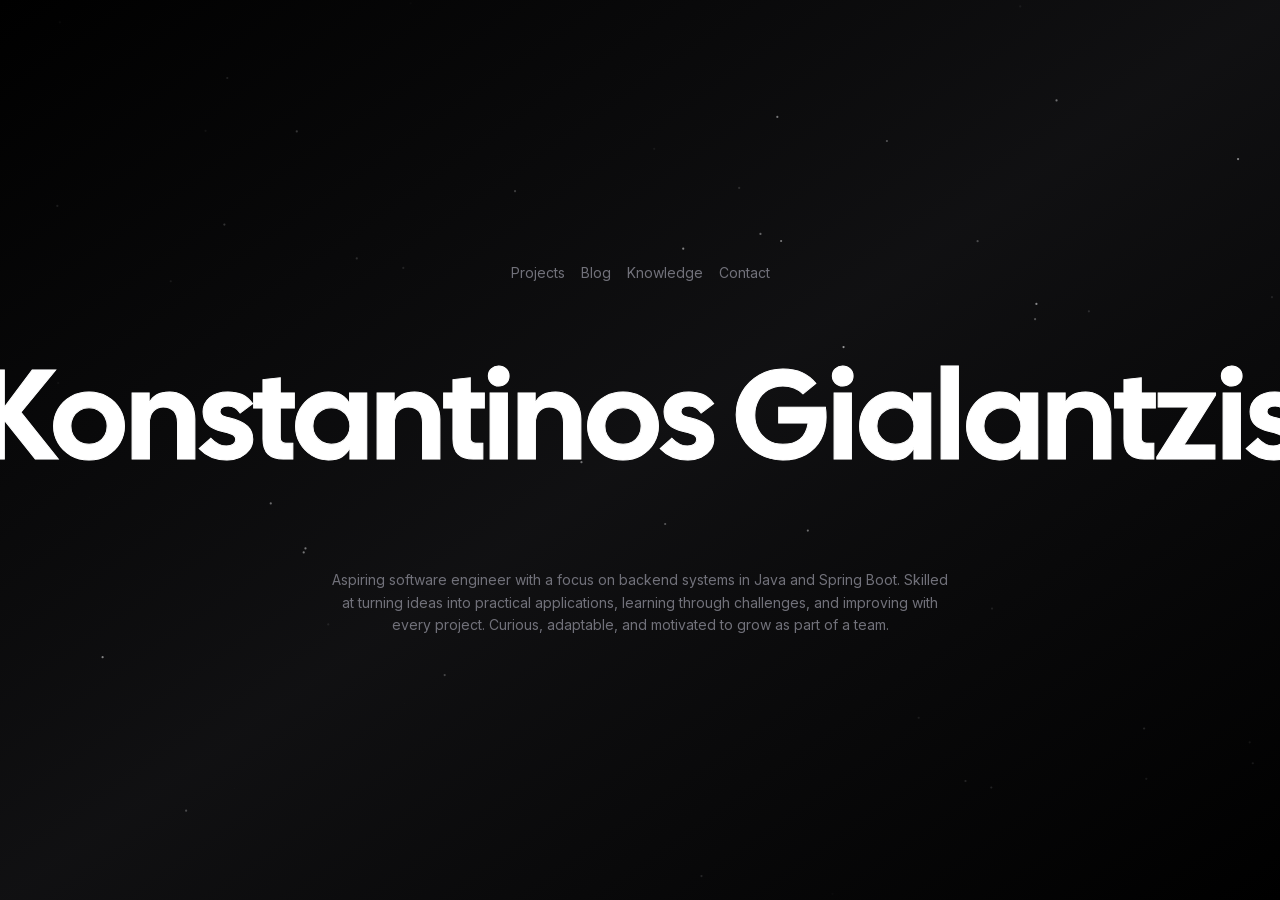
<file: index.html>
<!DOCTYPE html><html lang="en" class="__variable_f367f3 __variable_829c8b" data-oid="6d0_z76"><head data-oid="31x9mnk"><meta charSet="utf-8"/><meta name="viewport" content="width=device-width, initial-scale=1"/><link rel="preload" href="/_next/static/media/162bf645eb375add-s.p.ttf" as="font" crossorigin="" type="font/ttf"/><link rel="preload" href="/_next/static/media/e4af272ccee01ff0-s.p.woff2" as="font" crossorigin="" type="font/woff2"/><link rel="stylesheet" href="/_next/static/css/76efa587ef5fa6d0.css" crossorigin="" data-precedence="next"/><link rel="preload" as="script" fetchPriority="low" href="/_next/static/chunks/webpack-95aef213d977a2a6.js" crossorigin=""/><script src="/_next/static/chunks/fd9d1056-357abe04afb6dc6e.js" async="" crossorigin=""></script><script src="/_next/static/chunks/472-a14266504a973ee6.js" async="" crossorigin=""></script><script src="/_next/static/chunks/main-app-61fec769742830c9.js" async="" crossorigin=""></script><script src="/_next/static/chunks/app/layout-d682c5f687799ebd.js" async=""></script><script src="/_next/static/chunks/122-6383ed13361fc074.js" async=""></script><script src="/_next/static/chunks/app/page-ec0d50c4565044ce.js" async=""></script><title>Konstantinos Gialantzis</title><meta name="description" content="Software Engineer &amp; Full Stack Developer"/><meta name="robots" content="index, follow"/><meta name="googlebot" content="index, follow, max-video-preview:-1, max-image-preview:large, max-snippet:-1"/><meta property="og:title" content="Konstantinos Gialantzis"/><meta property="og:description" content="Software Engineer &amp; Full Stack Developer"/><meta property="og:url" content="https://konstantinos-gialantzis.github.io"/><meta property="og:site_name" content="Konstantinos Gialantzis"/><meta property="og:locale" content="en-US"/><meta property="og:image" content="https://konstantinos-gialantzis.github.io/og.png"/><meta property="og:image:width" content="1920"/><meta property="og:image:height" content="1080"/><meta property="og:type" content="website"/><meta name="twitter:card" content="summary_large_image"/><meta name="twitter:title" content="Konstantinos Gialantzis"/><meta name="twitter:description" content="Software Engineer &amp; Full Stack Developer"/><meta name="twitter:image" content="https://konstantinos-gialantzis.github.io/og.png"/><meta name="twitter:image:width" content="1920"/><meta name="twitter:image:height" content="1080"/><link rel="shortcut icon" href="/favicon.png"/><meta name="next-size-adjust"/><script src="/_next/static/chunks/polyfills-c67a75d1b6f99dc8.js" crossorigin="" noModule=""></script></head><body class="bg-black" data-oid="ycdn8v."><div class="flex flex-col items-center justify-center w-screen h-screen overflow-hidden bg-gradient-to-tl from-black via-zinc-600/20 to-black" data-oid=".mv4kwl"><nav class="my-16 animate-fade-in" data-oid="1hc95rj"><ul class="flex items-center justify-center gap-4" data-oid="hitf3gv"><a class="text-sm duration-500 text-zinc-500 hover:text-zinc-300" data-oid="7niiuom" href="/projects">Projects</a><a class="text-sm duration-500 text-zinc-500 hover:text-zinc-300" data-oid="7niiuom" href="/blog">Blog</a><a class="text-sm duration-500 text-zinc-500 hover:text-zinc-300" data-oid="7niiuom" href="/knowledge">Knowledge</a><a class="text-sm duration-500 text-zinc-500 hover:text-zinc-300" data-oid="7niiuom" href="/contact">Contact</a></ul></nav><div class="hidden w-screen h-px animate-glow md:block animate-fade-left bg-gradient-to-r from-zinc-300/0 via-zinc-300/50 to-zinc-300/0" data-oid="e.ojaa."></div><div class="absolute inset-0 -z-10 animate-fade-in" aria-hidden="true" data-oid="hdu8zto"><canvas data-oid="f764401"></canvas></div><h1 class="py-3.5 px-0.5 z-10 text-4xl text-transparent duration-1000 bg-white cursor-default text-edge-outline animate-title font-display sm:text-6xl md:text-9xl whitespace-nowrap bg-clip-text " data-oid="57.t0za">Konstantinos Gialantzis</h1><div class="hidden w-screen h-px animate-glow md:block animate-fade-right bg-gradient-to-r from-zinc-300/0 via-zinc-300/50 to-zinc-300/0" data-oid="64ptp-z"></div><div class="my-16 text-center animate-fade-in max-w-2xl mx-auto px-6" data-oid="z-.3.vz"><h2 class="text-sm text-zinc-500 leading-relaxed" data-oid="j.pa8c6">Aspiring software engineer with a focus on backend systems in Java and Spring Boot. Skilled at turning ideas into practical applications, learning through challenges, and improving with every project. Curious, adaptable, and motivated to grow as part of a team.</h2></div></div><script src="/_next/static/chunks/webpack-95aef213d977a2a6.js" crossorigin="" async=""></script><script>(self.__next_f=self.__next_f||[]).push([0]);self.__next_f.push([2,null])</script><script>self.__next_f.push([1,"1:HL[\"/_next/static/media/162bf645eb375add-s.p.ttf\",\"font\",{\"crossOrigin\":\"\",\"type\":\"font/ttf\"}]\n2:HL[\"/_next/static/media/e4af272ccee01ff0-s.p.woff2\",\"font\",{\"crossOrigin\":\"\",\"type\":\"font/woff2\"}]\n3:HL[\"/_next/static/css/76efa587ef5fa6d0.css\",\"style\",{\"crossOrigin\":\"\"}]\n0:\"$L4\"\n"])</script><script>self.__next_f.push([1,"5:I[3728,[],\"\"]\n7:I[9928,[],\"\"]\n8:I[3192,[\"185\",\"static/chunks/app/layout-d682c5f687799ebd.js\"],\"Analytics\"]\n9:I[6954,[],\"\"]\na:I[7264,[],\"\"]\nc:I[8326,[\"122\",\"static/chunks/122-6383ed13361fc074.js\",\"931\",\"static/chunks/app/page-ec0d50c4565044ce.js\"],\"\"]\nd:I[3267,[\"122\",\"static/chunks/122-6383ed13361fc074.js\",\"931\",\"static/chunks/app/page-ec0d50c4565044ce.js\"],\"\"]\n"])</script><script>self.__next_f.push([1,"4:[[[\"$\",\"link\",\"0\",{\"rel\":\"stylesheet\",\"href\":\"/_next/static/css/76efa587ef5fa6d0.css\",\"precedence\":\"next\",\"crossOrigin\":\"\"}]],[\"$\",\"$L5\",null,{\"buildId\":\"Jv7a2WAf7PCN2iPyMnJHX\",\"assetPrefix\":\"\",\"initialCanonicalUrl\":\"/\",\"initialTree\":[\"\",{\"children\":[\"__PAGE__\",{}]},\"$undefined\",\"$undefined\",true],\"initialHead\":[false,\"$L6\"],\"globalErrorComponent\":\"$7\",\"children\":[null,[\"$\",\"html\",null,{\"lang\":\"en\",\"className\":\"__variable_f367f3 __variable_829c8b\",\"data-oid\":\"6d0_z76\",\"children\":[[\"$\",\"head\",null,{\"data-oid\":\"31x9mnk\",\"children\":[\"$\",\"$L8\",null,{\"data-oid\":\"x30j0my\"}]}],[\"$\",\"body\",null,{\"className\":\"bg-black\",\"data-oid\":\"ycdn8v.\",\"children\":[\"$\",\"$L9\",null,{\"parallelRouterKey\":\"children\",\"segmentPath\":[\"children\"],\"loading\":\"$undefined\",\"loadingStyles\":\"$undefined\",\"hasLoading\":false,\"error\":\"$undefined\",\"errorStyles\":\"$undefined\",\"template\":[\"$\",\"$La\",null,{}],\"templateStyles\":\"$undefined\",\"notFound\":[[\"$\",\"title\",null,{\"children\":\"404: This page could not be found.\"}],[\"$\",\"div\",null,{\"style\":{\"fontFamily\":\"system-ui,\\\"Segoe UI\\\",Roboto,Helvetica,Arial,sans-serif,\\\"Apple Color Emoji\\\",\\\"Segoe UI Emoji\\\"\",\"height\":\"100vh\",\"textAlign\":\"center\",\"display\":\"flex\",\"flexDirection\":\"column\",\"alignItems\":\"center\",\"justifyContent\":\"center\"},\"children\":[\"$\",\"div\",null,{\"children\":[[\"$\",\"style\",null,{\"dangerouslySetInnerHTML\":{\"__html\":\"body{color:#000;background:#fff;margin:0}.next-error-h1{border-right:1px solid rgba(0,0,0,.3)}@media (prefers-color-scheme:dark){body{color:#fff;background:#000}.next-error-h1{border-right:1px solid rgba(255,255,255,.3)}}\"}}],[\"$\",\"h1\",null,{\"className\":\"next-error-h1\",\"style\":{\"display\":\"inline-block\",\"margin\":\"0 20px 0 0\",\"padding\":\"0 23px 0 0\",\"fontSize\":24,\"fontWeight\":500,\"verticalAlign\":\"top\",\"lineHeight\":\"49px\"},\"children\":\"404\"}],[\"$\",\"div\",null,{\"style\":{\"display\":\"inline-block\"},\"children\":[\"$\",\"h2\",null,{\"style\":{\"fontSize\":14,\"fontWeight\":400,\"lineHeight\":\"49px\",\"margin\":0},\"children\":\"This page could not be found.\"}]}]]}]}]],\"notFoundStyles\":[],\"childProp\":{\"current\":[\"$Lb\",[\"$\",\"div\",null,{\"className\":\"flex flex-col items-center justify-center w-screen h-screen overflow-hidden bg-gradient-to-tl from-black via-zinc-600/20 to-black\",\"data-oid\":\".mv4kwl\",\"children\":[[\"$\",\"nav\",null,{\"className\":\"my-16 animate-fade-in\",\"data-oid\":\"1hc95rj\",\"children\":[\"$\",\"ul\",null,{\"className\":\"flex items-center justify-center gap-4\",\"data-oid\":\"hitf3gv\",\"children\":[[\"$\",\"$Lc\",\"/projects\",{\"href\":\"/projects\",\"className\":\"text-sm duration-500 text-zinc-500 hover:text-zinc-300\",\"data-oid\":\"7niiuom\",\"children\":\"Projects\"}],[\"$\",\"$Lc\",\"/blog\",{\"href\":\"/blog\",\"className\":\"text-sm duration-500 text-zinc-500 hover:text-zinc-300\",\"data-oid\":\"7niiuom\",\"children\":\"Blog\"}],[\"$\",\"$Lc\",\"/knowledge\",{\"href\":\"/knowledge\",\"className\":\"text-sm duration-500 text-zinc-500 hover:text-zinc-300\",\"data-oid\":\"7niiuom\",\"children\":\"Knowledge\"}],[\"$\",\"$Lc\",\"/contact\",{\"href\":\"/contact\",\"className\":\"text-sm duration-500 text-zinc-500 hover:text-zinc-300\",\"data-oid\":\"7niiuom\",\"children\":\"Contact\"}]]}]}],[\"$\",\"div\",null,{\"className\":\"hidden w-screen h-px animate-glow md:block animate-fade-left bg-gradient-to-r from-zinc-300/0 via-zinc-300/50 to-zinc-300/0\",\"data-oid\":\"e.ojaa.\"}],[\"$\",\"$Ld\",null,{\"className\":\"absolute inset-0 -z-10 animate-fade-in\",\"quantity\":100,\"data-oid\":\"a.1udfo\"}],[\"$\",\"h1\",null,{\"className\":\"py-3.5 px-0.5 z-10 text-4xl text-transparent duration-1000 bg-white cursor-default text-edge-outline animate-title font-display sm:text-6xl md:text-9xl whitespace-nowrap bg-clip-text \",\"data-oid\":\"57.t0za\",\"children\":\"Konstantinos Gialantzis\"}],[\"$\",\"div\",null,{\"className\":\"hidden w-screen h-px animate-glow md:block animate-fade-right bg-gradient-to-r from-zinc-300/0 via-zinc-300/50 to-zinc-300/0\",\"data-oid\":\"64ptp-z\"}],[\"$\",\"div\",null,{\"className\":\"my-16 text-center animate-fade-in max-w-2xl mx-auto px-6\",\"data-oid\":\"z-.3.vz\",\"children\":[\"$\",\"h2\",null,{\"className\":\"text-sm text-zinc-500 leading-relaxed\",\"data-oid\":\"j.pa8c6\",\"children\":\"Aspiring software engineer with a focus on backend systems in Java and Spring Boot. Skilled at turning ideas into practical applications, learning through challenges, and improving with every project. Curious, adaptable, and motivated to grow as part of a team.\"}]}]]}],null],\"segment\":\"__PAGE__\"},\"styles\":[]}]}]]}],null]}]]\n"])</script><script>self.__next_f.push([1,"6:[[\"$\",\"meta\",\"0\",{\"charSet\":\"utf-8\"}],[\"$\",\"title\",\"1\",{\"children\":\"Konstantinos Gialantzis\"}],[\"$\",\"meta\",\"2\",{\"name\":\"description\",\"content\":\"Software Engineer \u0026 Full Stack Developer\"}],[\"$\",\"meta\",\"3\",{\"name\":\"viewport\",\"content\":\"width=device-width, initial-scale=1\"}],[\"$\",\"meta\",\"4\",{\"name\":\"robots\",\"content\":\"index, follow\"}],[\"$\",\"meta\",\"5\",{\"name\":\"googlebot\",\"content\":\"index, follow, max-video-preview:-1, max-image-preview:large, max-snippet:-1\"}],[\"$\",\"meta\",\"6\",{\"property\":\"og:title\",\"content\":\"Konstantinos Gialantzis\"}],[\"$\",\"meta\",\"7\",{\"property\":\"og:description\",\"content\":\"Software Engineer \u0026 Full Stack Developer\"}],[\"$\",\"meta\",\"8\",{\"property\":\"og:url\",\"content\":\"https://konstantinos-gialantzis.github.io\"}],[\"$\",\"meta\",\"9\",{\"property\":\"og:site_name\",\"content\":\"Konstantinos Gialantzis\"}],[\"$\",\"meta\",\"10\",{\"property\":\"og:locale\",\"content\":\"en-US\"}],[\"$\",\"meta\",\"11\",{\"property\":\"og:image\",\"content\":\"https://konstantinos-gialantzis.github.io/og.png\"}],[\"$\",\"meta\",\"12\",{\"property\":\"og:image:width\",\"content\":\"1920\"}],[\"$\",\"meta\",\"13\",{\"property\":\"og:image:height\",\"content\":\"1080\"}],[\"$\",\"meta\",\"14\",{\"property\":\"og:type\",\"content\":\"website\"}],[\"$\",\"meta\",\"15\",{\"name\":\"twitter:card\",\"content\":\"summary_large_image\"}],[\"$\",\"meta\",\"16\",{\"name\":\"twitter:title\",\"content\":\"Konstantinos Gialantzis\"}],[\"$\",\"meta\",\"17\",{\"name\":\"twitter:description\",\"content\":\"Software Engineer \u0026 Full Stack Developer\"}],[\"$\",\"meta\",\"18\",{\"name\":\"twitter:image\",\"content\":\"https://konstantinos-gialantzis.github.io/og.png\"}],[\"$\",\"meta\",\"19\",{\"name\":\"twitter:image:width\",\"content\":\"1920\"}],[\"$\",\"meta\",\"20\",{\"name\":\"twitter:image:height\",\"content\":\"1080\"}],[\"$\",\"link\",\"21\",{\"rel\":\"shortcut icon\",\"href\":\"/favicon.png\"}],[\"$\",\"meta\",\"22\",{\"name\":\"next-size-adjust\"}]]\n"])</script><script>self.__next_f.push([1,"b:null\n"])</script></body></html>
</file>
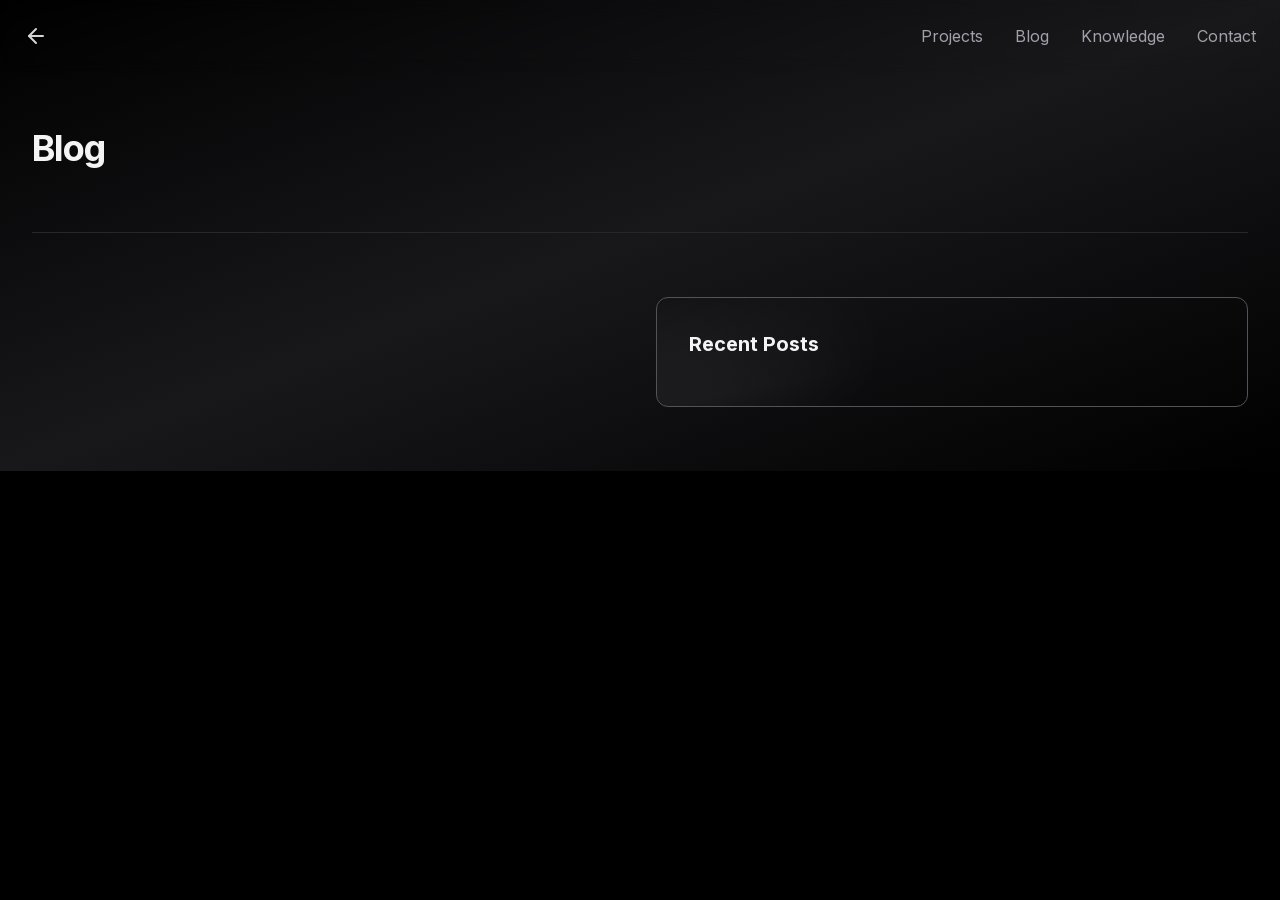
<file: blog/index.html>
<!DOCTYPE html><html lang="en" class="__variable_f367f3 __variable_829c8b" data-oid="6d0_z76"><head data-oid="31x9mnk"><meta charSet="utf-8"/><meta name="viewport" content="width=device-width, initial-scale=1"/><link rel="preload" href="/_next/static/media/162bf645eb375add-s.p.ttf" as="font" crossorigin="" type="font/ttf"/><link rel="preload" href="/_next/static/media/e4af272ccee01ff0-s.p.woff2" as="font" crossorigin="" type="font/woff2"/><link rel="stylesheet" href="/_next/static/css/76efa587ef5fa6d0.css" crossorigin="" data-precedence="next"/><link rel="preload" as="script" fetchPriority="low" href="/_next/static/chunks/webpack-95aef213d977a2a6.js" crossorigin=""/><script src="/_next/static/chunks/fd9d1056-357abe04afb6dc6e.js" async="" crossorigin=""></script><script src="/_next/static/chunks/472-a14266504a973ee6.js" async="" crossorigin=""></script><script src="/_next/static/chunks/main-app-61fec769742830c9.js" async="" crossorigin=""></script><script src="/_next/static/chunks/app/layout-d682c5f687799ebd.js" async=""></script><script src="/_next/static/chunks/122-6383ed13361fc074.js" async=""></script><script src="/_next/static/chunks/449-59c16f7c22fe8eeb.js" async=""></script><script src="/_next/static/chunks/app/blog/page-0a11b7835ddf0fb5.js" async=""></script><title>Konstantinos Gialantzis</title><meta name="description" content="Software Engineer &amp; Full Stack Developer"/><meta name="robots" content="index, follow"/><meta name="googlebot" content="index, follow, max-video-preview:-1, max-image-preview:large, max-snippet:-1"/><meta property="og:title" content="Konstantinos Gialantzis"/><meta property="og:description" content="Software Engineer &amp; Full Stack Developer"/><meta property="og:url" content="https://konstantinos-gialantzis.github.io"/><meta property="og:site_name" content="Konstantinos Gialantzis"/><meta property="og:locale" content="en-US"/><meta property="og:image" content="https://konstantinos-gialantzis.github.io/og.png"/><meta property="og:image:width" content="1920"/><meta property="og:image:height" content="1080"/><meta property="og:type" content="website"/><meta name="twitter:card" content="summary_large_image"/><meta name="twitter:title" content="Konstantinos Gialantzis"/><meta name="twitter:description" content="Software Engineer &amp; Full Stack Developer"/><meta name="twitter:image" content="https://konstantinos-gialantzis.github.io/og.png"/><meta name="twitter:image:width" content="1920"/><meta name="twitter:image:height" content="1080"/><link rel="shortcut icon" href="/favicon.png"/><meta name="next-size-adjust"/><script src="/_next/static/chunks/polyfills-c67a75d1b6f99dc8.js" crossorigin="" noModule=""></script></head><body class="bg-black" data-oid="ycdn8v."><div class="relative pb-16 bg-gradient-to-tl from-zinc-900/0 via-zinc-900 to-zinc-900/0" data-oid="blog-container"><header data-oid="wj9qd-w"><div class="fixed inset-x-0 top-0 z-50 backdrop-blur  duration-200 border-b  bg-zinc-900/0 border-transparent" data-oid="kw4-tdv"><div class="container flex flex-row-reverse items-center justify-between p-6 mx-auto" data-oid="02d3lxh"><div class="flex justify-between gap-8" data-oid="jtjm.z7"><a class="duration-200 text-zinc-400 hover:text-zinc-100" data-oid="r3fq0.s" href="/projects">Projects</a><a class="duration-200 text-zinc-400 hover:text-zinc-100" href="/blog">Blog</a><a class="duration-200 text-zinc-400 hover:text-zinc-100" href="/knowledge">Knowledge</a><a class="duration-200 text-zinc-400 hover:text-zinc-100" data-oid="av75s.e" href="/contact">Contact</a></div><a class="duration-200 text-zinc-300 hover:text-zinc-100" data-oid="e0w7202" href="/"><svg xmlns="http://www.w3.org/2000/svg" width="24" height="24" viewBox="0 0 24 24" fill="none" stroke="currentColor" stroke-width="2" stroke-linecap="round" stroke-linejoin="round" class="w-6 h-6 " data-oid="bwqfc4-"><path d="m12 19-7-7 7-7"></path><path d="M19 12H5"></path></svg></a></div></div></header><div class="px-6 pt-20 mx-auto space-y-8 max-w-7xl lg:px-8 md:space-y-16 md:pt-24 lg:pt-32"><div class="max-w-2xl mx-auto lg:mx-0"><h2 class="text-3xl font-bold tracking-tight text-zinc-100 sm:text-4xl">Blog</h2></div><div class="w-full h-px bg-zinc-800"></div><div class="grid grid-cols-1 gap-8 mx-auto lg:grid-cols-2"><div class="flex flex-col w-full gap-8 mx-auto border-t border-gray-900/10 lg:mx-0 lg:border-t-0"></div><div class="hidden w-full h-full md:block lg:block"><div class="sticky top-24"><div class="overflow-hidden relative duration-700 border rounded-xl hover:bg-zinc-800/10 group md:gap-8 hover:border-zinc-400/50 border-zinc-600 " data-oid=":d.cfcz"><div class="pointer-events-none" data-oid="nqb-:aa"><div class="absolute inset-0 z-0  transition duration-1000 [mask-image:linear-gradient(black,transparent)]" data-oid="mf5bz:5"></div><div class="absolute inset-0 z-10  bg-gradient-to-br opacity-100  via-zinc-100/10  transition duration-1000 group-hover:opacity-50 " style="mask-image:radial-gradient(240px at 0px 0px, white, transparent);-webkit-mask-image:radial-gradient(240px at 0px 0px, white, transparent)" data-oid="s3e34op"></div><div class="absolute inset-0 z-10 opacity-0 mix-blend-overlay transition duration-1000 group-hover:opacity-100" style="mask-image:radial-gradient(240px at 0px 0px, white, transparent);-webkit-mask-image:radial-gradient(240px at 0px 0px, white, transparent)" data-oid="8zc9tyw"></div></div><div class="p-4 md:p-8"><h3 class="text-xl font-bold text-zinc-100 mb-4">Recent Posts</h3><div class="space-y-4"></div></div></div></div></div></div></div></div><script src="/_next/static/chunks/webpack-95aef213d977a2a6.js" crossorigin="" async=""></script><script>(self.__next_f=self.__next_f||[]).push([0]);self.__next_f.push([2,null])</script><script>self.__next_f.push([1,"1:HL[\"/_next/static/media/162bf645eb375add-s.p.ttf\",\"font\",{\"crossOrigin\":\"\",\"type\":\"font/ttf\"}]\n2:HL[\"/_next/static/media/e4af272ccee01ff0-s.p.woff2\",\"font\",{\"crossOrigin\":\"\",\"type\":\"font/woff2\"}]\n3:HL[\"/_next/static/css/76efa587ef5fa6d0.css\",\"style\",{\"crossOrigin\":\"\"}]\n0:\"$L4\"\n"])</script><script>self.__next_f.push([1,"5:I[3728,[],\"\"]\n7:I[9928,[],\"\"]\n8:I[3192,[\"185\",\"static/chunks/app/layout-d682c5f687799ebd.js\"],\"Analytics\"]\n9:I[6954,[],\"\"]\na:I[7264,[],\"\"]\nc:I[7810,[\"122\",\"static/chunks/122-6383ed13361fc074.js\",\"449\",\"static/chunks/449-59c16f7c22fe8eeb.js\",\"404\",\"static/chunks/app/blog/page-0a11b7835ddf0fb5.js\"],\"Navigation\"]\nd:I[9506,[\"122\",\"static/chunks/122-6383ed13361fc074.js\",\"449\",\"static/chunks/449-59c16f7c22fe8eeb.js\",\"404\",\"static/chunks/app/blog/page-0a11b7835ddf0fb5.js\"],\"Card\"]\n"])</script><script>self.__next_f.push([1,"4:[[[\"$\",\"link\",\"0\",{\"rel\":\"stylesheet\",\"href\":\"/_next/static/css/76efa587ef5fa6d0.css\",\"precedence\":\"next\",\"crossOrigin\":\"\"}]],[\"$\",\"$L5\",null,{\"buildId\":\"Jv7a2WAf7PCN2iPyMnJHX\",\"assetPrefix\":\"\",\"initialCanonicalUrl\":\"/blog\",\"initialTree\":[\"\",{\"children\":[\"blog\",{\"children\":[\"__PAGE__\",{}]}]},\"$undefined\",\"$undefined\",true],\"initialHead\":[false,\"$L6\"],\"globalErrorComponent\":\"$7\",\"children\":[null,[\"$\",\"html\",null,{\"lang\":\"en\",\"className\":\"__variable_f367f3 __variable_829c8b\",\"data-oid\":\"6d0_z76\",\"children\":[[\"$\",\"head\",null,{\"data-oid\":\"31x9mnk\",\"children\":[\"$\",\"$L8\",null,{\"data-oid\":\"x30j0my\"}]}],[\"$\",\"body\",null,{\"className\":\"bg-black\",\"data-oid\":\"ycdn8v.\",\"children\":[\"$\",\"$L9\",null,{\"parallelRouterKey\":\"children\",\"segmentPath\":[\"children\"],\"loading\":\"$undefined\",\"loadingStyles\":\"$undefined\",\"hasLoading\":false,\"error\":\"$undefined\",\"errorStyles\":\"$undefined\",\"template\":[\"$\",\"$La\",null,{}],\"templateStyles\":\"$undefined\",\"notFound\":[[\"$\",\"title\",null,{\"children\":\"404: This page could not be found.\"}],[\"$\",\"div\",null,{\"style\":{\"fontFamily\":\"system-ui,\\\"Segoe UI\\\",Roboto,Helvetica,Arial,sans-serif,\\\"Apple Color Emoji\\\",\\\"Segoe UI Emoji\\\"\",\"height\":\"100vh\",\"textAlign\":\"center\",\"display\":\"flex\",\"flexDirection\":\"column\",\"alignItems\":\"center\",\"justifyContent\":\"center\"},\"children\":[\"$\",\"div\",null,{\"children\":[[\"$\",\"style\",null,{\"dangerouslySetInnerHTML\":{\"__html\":\"body{color:#000;background:#fff;margin:0}.next-error-h1{border-right:1px solid rgba(0,0,0,.3)}@media (prefers-color-scheme:dark){body{color:#fff;background:#000}.next-error-h1{border-right:1px solid rgba(255,255,255,.3)}}\"}}],[\"$\",\"h1\",null,{\"className\":\"next-error-h1\",\"style\":{\"display\":\"inline-block\",\"margin\":\"0 20px 0 0\",\"padding\":\"0 23px 0 0\",\"fontSize\":24,\"fontWeight\":500,\"verticalAlign\":\"top\",\"lineHeight\":\"49px\"},\"children\":\"404\"}],[\"$\",\"div\",null,{\"style\":{\"display\":\"inline-block\"},\"children\":[\"$\",\"h2\",null,{\"style\":{\"fontSize\":14,\"fontWeight\":400,\"lineHeight\":\"49px\",\"margin\":0},\"children\":\"This page could not be found.\"}]}]]}]}]],\"notFoundStyles\":[],\"childProp\":{\"current\":[\"$\",\"$L9\",null,{\"parallelRouterKey\":\"children\",\"segmentPath\":[\"children\",\"blog\",\"children\"],\"loading\":\"$undefined\",\"loadingStyles\":\"$undefined\",\"hasLoading\":false,\"error\":\"$undefined\",\"errorStyles\":\"$undefined\",\"template\":[\"$\",\"$La\",null,{}],\"templateStyles\":\"$undefined\",\"notFound\":\"$undefined\",\"notFoundStyles\":\"$undefined\",\"childProp\":{\"current\":[\"$Lb\",[\"$\",\"div\",null,{\"className\":\"relative pb-16 bg-gradient-to-tl from-zinc-900/0 via-zinc-900 to-zinc-900/0\",\"data-oid\":\"blog-container\",\"children\":[[\"$\",\"$Lc\",null,{}],[\"$\",\"div\",null,{\"className\":\"px-6 pt-20 mx-auto space-y-8 max-w-7xl lg:px-8 md:space-y-16 md:pt-24 lg:pt-32\",\"children\":[[\"$\",\"div\",null,{\"className\":\"max-w-2xl mx-auto lg:mx-0\",\"children\":[\"$\",\"h2\",null,{\"className\":\"text-3xl font-bold tracking-tight text-zinc-100 sm:text-4xl\",\"children\":\"Blog\"}]}],[\"$\",\"div\",null,{\"className\":\"w-full h-px bg-zinc-800\"}],[\"$\",\"div\",null,{\"className\":\"grid grid-cols-1 gap-8 mx-auto lg:grid-cols-2\",\"children\":[[\"$\",\"div\",null,{\"className\":\"flex flex-col w-full gap-8 mx-auto border-t border-gray-900/10 lg:mx-0 lg:border-t-0\",\"children\":[]}],[\"$\",\"div\",null,{\"className\":\"hidden w-full h-full md:block lg:block\",\"children\":[\"$\",\"div\",null,{\"className\":\"sticky top-24\",\"children\":[\"$\",\"$Ld\",null,{\"children\":[\"$\",\"div\",null,{\"className\":\"p-4 md:p-8\",\"children\":[[\"$\",\"h3\",null,{\"className\":\"text-xl font-bold text-zinc-100 mb-4\",\"children\":\"Recent Posts\"}],[\"$\",\"div\",null,{\"className\":\"space-y-4\",\"children\":[]}]]}]}]}]}]]}]]}]]}],null],\"segment\":\"__PAGE__\"},\"styles\":[]}],\"segment\":\"blog\"},\"styles\":[]}]}]]}],null]}]]\n"])</script><script>self.__next_f.push([1,"6:[[\"$\",\"meta\",\"0\",{\"charSet\":\"utf-8\"}],[\"$\",\"title\",\"1\",{\"children\":\"Konstantinos Gialantzis\"}],[\"$\",\"meta\",\"2\",{\"name\":\"description\",\"content\":\"Software Engineer \u0026 Full Stack Developer\"}],[\"$\",\"meta\",\"3\",{\"name\":\"viewport\",\"content\":\"width=device-width, initial-scale=1\"}],[\"$\",\"meta\",\"4\",{\"name\":\"robots\",\"content\":\"index, follow\"}],[\"$\",\"meta\",\"5\",{\"name\":\"googlebot\",\"content\":\"index, follow, max-video-preview:-1, max-image-preview:large, max-snippet:-1\"}],[\"$\",\"meta\",\"6\",{\"property\":\"og:title\",\"content\":\"Konstantinos Gialantzis\"}],[\"$\",\"meta\",\"7\",{\"property\":\"og:description\",\"content\":\"Software Engineer \u0026 Full Stack Developer\"}],[\"$\",\"meta\",\"8\",{\"property\":\"og:url\",\"content\":\"https://konstantinos-gialantzis.github.io\"}],[\"$\",\"meta\",\"9\",{\"property\":\"og:site_name\",\"content\":\"Konstantinos Gialantzis\"}],[\"$\",\"meta\",\"10\",{\"property\":\"og:locale\",\"content\":\"en-US\"}],[\"$\",\"meta\",\"11\",{\"property\":\"og:image\",\"content\":\"https://konstantinos-gialantzis.github.io/og.png\"}],[\"$\",\"meta\",\"12\",{\"property\":\"og:image:width\",\"content\":\"1920\"}],[\"$\",\"meta\",\"13\",{\"property\":\"og:image:height\",\"content\":\"1080\"}],[\"$\",\"meta\",\"14\",{\"property\":\"og:type\",\"content\":\"website\"}],[\"$\",\"meta\",\"15\",{\"name\":\"twitter:card\",\"content\":\"summary_large_image\"}],[\"$\",\"meta\",\"16\",{\"name\":\"twitter:title\",\"content\":\"Konstantinos Gialantzis\"}],[\"$\",\"meta\",\"17\",{\"name\":\"twitter:description\",\"content\":\"Software Engineer \u0026 Full Stack Developer\"}],[\"$\",\"meta\",\"18\",{\"name\":\"twitter:image\",\"content\":\"https://konstantinos-gialantzis.github.io/og.png\"}],[\"$\",\"meta\",\"19\",{\"name\":\"twitter:image:width\",\"content\":\"1920\"}],[\"$\",\"meta\",\"20\",{\"name\":\"twitter:image:height\",\"content\":\"1080\"}],[\"$\",\"link\",\"21\",{\"rel\":\"shortcut icon\",\"href\":\"/favicon.png\"}],[\"$\",\"meta\",\"22\",{\"name\":\"next-size-adjust\"}]]\n"])</script><script>self.__next_f.push([1,"b:null\n"])</script></body></html>
</file>
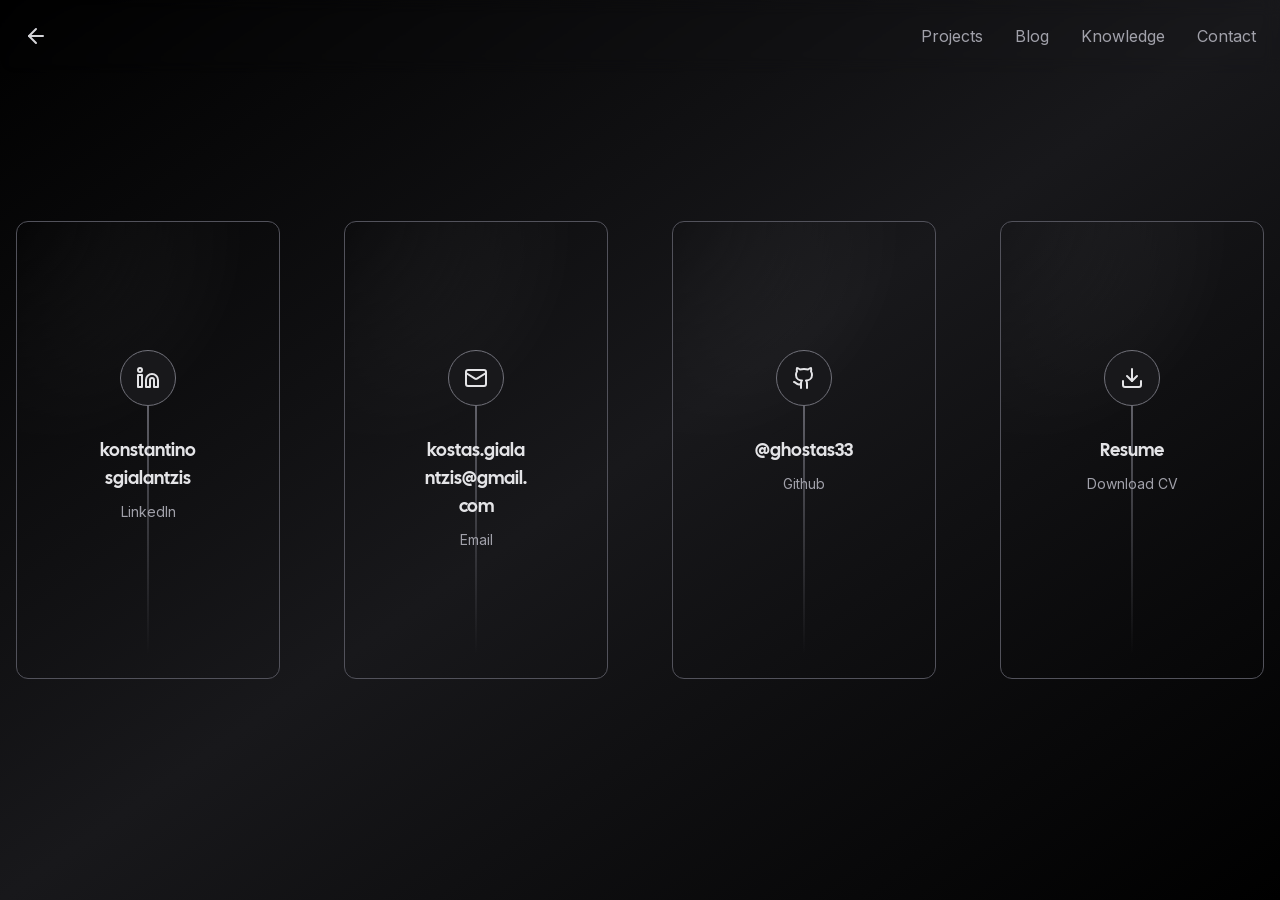
<file: contact/index.html>
<!DOCTYPE html><html lang="en" class="__variable_f367f3 __variable_829c8b" data-oid="6d0_z76"><head data-oid="31x9mnk"><meta charSet="utf-8"/><meta name="viewport" content="width=device-width, initial-scale=1"/><link rel="preload" href="/_next/static/media/162bf645eb375add-s.p.ttf" as="font" crossorigin="" type="font/ttf"/><link rel="preload" href="/_next/static/media/e4af272ccee01ff0-s.p.woff2" as="font" crossorigin="" type="font/woff2"/><link rel="stylesheet" href="/_next/static/css/76efa587ef5fa6d0.css" crossorigin="" data-precedence="next"/><link rel="preload" as="script" fetchPriority="low" href="/_next/static/chunks/webpack-95aef213d977a2a6.js" crossorigin=""/><script src="/_next/static/chunks/fd9d1056-357abe04afb6dc6e.js" async="" crossorigin=""></script><script src="/_next/static/chunks/472-a14266504a973ee6.js" async="" crossorigin=""></script><script src="/_next/static/chunks/main-app-61fec769742830c9.js" async="" crossorigin=""></script><script src="/_next/static/chunks/app/layout-d682c5f687799ebd.js" async=""></script><script src="/_next/static/chunks/122-6383ed13361fc074.js" async=""></script><script src="/_next/static/chunks/449-59c16f7c22fe8eeb.js" async=""></script><script src="/_next/static/chunks/app/contact/page-9a740ab4c4dc1a1e.js" async=""></script><title>Konstantinos Gialantzis</title><meta name="description" content="Software Engineer &amp; Full Stack Developer"/><meta name="robots" content="index, follow"/><meta name="googlebot" content="index, follow, max-video-preview:-1, max-image-preview:large, max-snippet:-1"/><meta property="og:title" content="Konstantinos Gialantzis"/><meta property="og:description" content="Software Engineer &amp; Full Stack Developer"/><meta property="og:url" content="https://konstantinos-gialantzis.github.io"/><meta property="og:site_name" content="Konstantinos Gialantzis"/><meta property="og:locale" content="en-US"/><meta property="og:image" content="https://konstantinos-gialantzis.github.io/og.png"/><meta property="og:image:width" content="1920"/><meta property="og:image:height" content="1080"/><meta property="og:type" content="website"/><meta name="twitter:card" content="summary_large_image"/><meta name="twitter:title" content="Konstantinos Gialantzis"/><meta name="twitter:description" content="Software Engineer &amp; Full Stack Developer"/><meta name="twitter:image" content="https://konstantinos-gialantzis.github.io/og.png"/><meta name="twitter:image:width" content="1920"/><meta name="twitter:image:height" content="1080"/><link rel="shortcut icon" href="/favicon.png"/><meta name="next-size-adjust"/><script src="/_next/static/chunks/polyfills-c67a75d1b6f99dc8.js" crossorigin="" noModule=""></script></head><body class="bg-black" data-oid="ycdn8v."><div class=" bg-gradient-to-tl from-zinc-900/0 via-zinc-900 to-zinc-900/0" data-oid="h15hq9d"><header data-oid="wj9qd-w"><div class="fixed inset-x-0 top-0 z-50 backdrop-blur  duration-200 border-b  bg-zinc-900/0 border-transparent" data-oid="kw4-tdv"><div class="container flex flex-row-reverse items-center justify-between p-6 mx-auto" data-oid="02d3lxh"><div class="flex justify-between gap-8" data-oid="jtjm.z7"><a class="duration-200 text-zinc-400 hover:text-zinc-100" data-oid="r3fq0.s" href="/projects">Projects</a><a class="duration-200 text-zinc-400 hover:text-zinc-100" href="/blog">Blog</a><a class="duration-200 text-zinc-400 hover:text-zinc-100" href="/knowledge">Knowledge</a><a class="duration-200 text-zinc-400 hover:text-zinc-100" data-oid="av75s.e" href="/contact">Contact</a></div><a class="duration-200 text-zinc-300 hover:text-zinc-100" data-oid="e0w7202" href="/"><svg xmlns="http://www.w3.org/2000/svg" width="24" height="24" viewBox="0 0 24 24" fill="none" stroke="currentColor" stroke-width="2" stroke-linecap="round" stroke-linejoin="round" class="w-6 h-6 " data-oid="bwqfc4-"><path d="m12 19-7-7 7-7"></path><path d="M19 12H5"></path></svg></a></div></div></header><div class="container flex items-center justify-center min-h-screen px-4 mx-auto" data-oid="8up07.t"><div class="grid w-full grid-cols-1 gap-8 mx-auto mt-32 sm:mt-0 sm:grid-cols-2 lg:grid-cols-4 lg:gap-16" data-oid="2.o5skt"><div class="overflow-hidden relative duration-700 border rounded-xl hover:bg-zinc-800/10 group md:gap-8 hover:border-zinc-400/50 border-zinc-600 " data-oid=":d.cfcz"><div class="pointer-events-none" data-oid="nqb-:aa"><div class="absolute inset-0 z-0  transition duration-1000 [mask-image:linear-gradient(black,transparent)]" data-oid="mf5bz:5"></div><div class="absolute inset-0 z-10  bg-gradient-to-br opacity-100  via-zinc-100/10  transition duration-1000 group-hover:opacity-50 " style="mask-image:radial-gradient(240px at 0px 0px, white, transparent);-webkit-mask-image:radial-gradient(240px at 0px 0px, white, transparent)" data-oid="s3e34op"></div><div class="absolute inset-0 z-10 opacity-0 mix-blend-overlay transition duration-1000 group-hover:opacity-100" style="mask-image:radial-gradient(240px at 0px 0px, white, transparent);-webkit-mask-image:radial-gradient(240px at 0px 0px, white, transparent)" data-oid="8zc9tyw"></div></div><a target="_blank" class="p-4 relative flex flex-col items-center justify-start gap-4 duration-700 group md:gap-8 md:py-24 lg:py-32 md:p-16 h-full min-h-[200px] pt-8" data-oid="e7h6aym" href="https://linkedin.com/in/konstantinosgialantzis"><span class="absolute w-0.5 h-2/3 bg-gradient-to-b from-zinc-500 via-zinc-500/50 to-transparent" aria-hidden="true" data-oid="vm.-:6p"></span><span class="relative z-10 flex items-center justify-center w-14 h-14 text-sm duration-1000 border rounded-full text-zinc-200 group-hover:text-white group-hover:bg-zinc-900 border-zinc-500 bg-zinc-900 group-hover:border-zinc-200 drop-shadow-orange" data-oid="vw3htcd"><svg xmlns="http://www.w3.org/2000/svg" width="24" height="24" viewBox="0 0 24 24" fill="none" stroke="currentColor" stroke-width="2" stroke-linecap="round" stroke-linejoin="round" class="lucide lucide-linkedin" data-oid=".erxpul"><path d="M16 8a6 6 0 0 1 6 6v7h-4v-7a2 2 0 0 0-2-2 2 2 0 0 0-2 2v7h-4v-7a6 6 0 0 1 6-6z"></path><rect width="4" height="12" x="2" y="9"></rect><circle cx="4" cy="4" r="2"></circle></svg></span> <div class="z-10 flex flex-col items-center text-center w-full px-4" data-oid="c-znal6"><span class="text-sm sm:text-base lg:text-lg font-medium duration-150 text-zinc-200 group-hover:text-white font-display break-all overflow-hidden text-ellipsis w-full leading-tight" data-oid=":ok3:-1">konstantinosgialantzis</span><span class="mt-2 text-sm text-center duration-1000 text-zinc-400 group-hover:text-zinc-200" data-oid="h--2yk1">LinkedIn</span></div></a></div><div class="overflow-hidden relative duration-700 border rounded-xl hover:bg-zinc-800/10 group md:gap-8 hover:border-zinc-400/50 border-zinc-600 " data-oid=":d.cfcz"><div class="pointer-events-none" data-oid="nqb-:aa"><div class="absolute inset-0 z-0  transition duration-1000 [mask-image:linear-gradient(black,transparent)]" data-oid="mf5bz:5"></div><div class="absolute inset-0 z-10  bg-gradient-to-br opacity-100  via-zinc-100/10  transition duration-1000 group-hover:opacity-50 " style="mask-image:radial-gradient(240px at 0px 0px, white, transparent);-webkit-mask-image:radial-gradient(240px at 0px 0px, white, transparent)" data-oid="s3e34op"></div><div class="absolute inset-0 z-10 opacity-0 mix-blend-overlay transition duration-1000 group-hover:opacity-100" style="mask-image:radial-gradient(240px at 0px 0px, white, transparent);-webkit-mask-image:radial-gradient(240px at 0px 0px, white, transparent)" data-oid="8zc9tyw"></div></div><a target="_blank" class="p-4 relative flex flex-col items-center justify-start gap-4 duration-700 group md:gap-8 md:py-24 lg:py-32 md:p-16 h-full min-h-[200px] pt-8" data-oid="e7h6aym" href="mailto:kostas.gialantzis@gmail.com"><span class="absolute w-0.5 h-2/3 bg-gradient-to-b from-zinc-500 via-zinc-500/50 to-transparent" aria-hidden="true" data-oid="vm.-:6p"></span><span class="relative z-10 flex items-center justify-center w-14 h-14 text-sm duration-1000 border rounded-full text-zinc-200 group-hover:text-white group-hover:bg-zinc-900 border-zinc-500 bg-zinc-900 group-hover:border-zinc-200 drop-shadow-orange" data-oid="vw3htcd"><svg xmlns="http://www.w3.org/2000/svg" width="24" height="24" viewBox="0 0 24 24" fill="none" stroke="currentColor" stroke-width="2" stroke-linecap="round" stroke-linejoin="round" class="lucide lucide-mail" data-oid="2_vkny3"><rect width="20" height="16" x="2" y="4" rx="2"></rect><path d="m22 7-8.97 5.7a1.94 1.94 0 0 1-2.06 0L2 7"></path></svg></span> <div class="z-10 flex flex-col items-center text-center w-full px-4" data-oid="c-znal6"><span class="text-sm sm:text-base lg:text-lg font-medium duration-150 text-zinc-200 group-hover:text-white font-display break-all overflow-hidden text-ellipsis w-full leading-tight" data-oid=":ok3:-1">kostas.gialantzis@gmail.com</span><span class="mt-2 text-sm text-center duration-1000 text-zinc-400 group-hover:text-zinc-200" data-oid="h--2yk1">Email</span></div></a></div><div class="overflow-hidden relative duration-700 border rounded-xl hover:bg-zinc-800/10 group md:gap-8 hover:border-zinc-400/50 border-zinc-600 " data-oid=":d.cfcz"><div class="pointer-events-none" data-oid="nqb-:aa"><div class="absolute inset-0 z-0  transition duration-1000 [mask-image:linear-gradient(black,transparent)]" data-oid="mf5bz:5"></div><div class="absolute inset-0 z-10  bg-gradient-to-br opacity-100  via-zinc-100/10  transition duration-1000 group-hover:opacity-50 " style="mask-image:radial-gradient(240px at 0px 0px, white, transparent);-webkit-mask-image:radial-gradient(240px at 0px 0px, white, transparent)" data-oid="s3e34op"></div><div class="absolute inset-0 z-10 opacity-0 mix-blend-overlay transition duration-1000 group-hover:opacity-100" style="mask-image:radial-gradient(240px at 0px 0px, white, transparent);-webkit-mask-image:radial-gradient(240px at 0px 0px, white, transparent)" data-oid="8zc9tyw"></div></div><a target="_blank" class="p-4 relative flex flex-col items-center justify-start gap-4 duration-700 group md:gap-8 md:py-24 lg:py-32 md:p-16 h-full min-h-[200px] pt-8" data-oid="e7h6aym" href="https://github.com/ghostas33"><span class="absolute w-0.5 h-2/3 bg-gradient-to-b from-zinc-500 via-zinc-500/50 to-transparent" aria-hidden="true" data-oid="vm.-:6p"></span><span class="relative z-10 flex items-center justify-center w-14 h-14 text-sm duration-1000 border rounded-full text-zinc-200 group-hover:text-white group-hover:bg-zinc-900 border-zinc-500 bg-zinc-900 group-hover:border-zinc-200 drop-shadow-orange" data-oid="vw3htcd"><svg xmlns="http://www.w3.org/2000/svg" width="24" height="24" viewBox="0 0 24 24" fill="none" stroke="currentColor" stroke-width="2" stroke-linecap="round" stroke-linejoin="round" class="lucide lucide-github" data-oid="q_i3w_1"><path d="M15 22v-4a4.8 4.8 0 0 0-1-3.5c3 0 6-2 6-5.5.08-1.25-.27-2.48-1-3.5.28-1.15.28-2.35 0-3.5 0 0-1 0-3 1.5-2.64-.5-5.36-.5-8 0C6 2 5 2 5 2c-.3 1.15-.3 2.35 0 3.5A5.403 5.403 0 0 0 4 9c0 3.5 3 5.5 6 5.5-.39.49-.68 1.05-.85 1.65-.17.6-.22 1.23-.15 1.85v4"></path><path d="M9 18c-4.51 2-5-2-7-2"></path></svg></span> <div class="z-10 flex flex-col items-center text-center w-full px-4" data-oid="c-znal6"><span class="text-sm sm:text-base lg:text-lg font-medium duration-150 text-zinc-200 group-hover:text-white font-display break-all overflow-hidden text-ellipsis w-full leading-tight" data-oid=":ok3:-1">@ghostas33</span><span class="mt-2 text-sm text-center duration-1000 text-zinc-400 group-hover:text-zinc-200" data-oid="h--2yk1">Github</span></div></a></div><div class="overflow-hidden relative duration-700 border rounded-xl hover:bg-zinc-800/10 group md:gap-8 hover:border-zinc-400/50 border-zinc-600 " data-oid=":d.cfcz"><div class="pointer-events-none" data-oid="nqb-:aa"><div class="absolute inset-0 z-0  transition duration-1000 [mask-image:linear-gradient(black,transparent)]" data-oid="mf5bz:5"></div><div class="absolute inset-0 z-10  bg-gradient-to-br opacity-100  via-zinc-100/10  transition duration-1000 group-hover:opacity-50 " style="mask-image:radial-gradient(240px at 0px 0px, white, transparent);-webkit-mask-image:radial-gradient(240px at 0px 0px, white, transparent)" data-oid="s3e34op"></div><div class="absolute inset-0 z-10 opacity-0 mix-blend-overlay transition duration-1000 group-hover:opacity-100" style="mask-image:radial-gradient(240px at 0px 0px, white, transparent);-webkit-mask-image:radial-gradient(240px at 0px 0px, white, transparent)" data-oid="8zc9tyw"></div></div><a target="_self" download="" class="p-4 relative flex flex-col items-center justify-start gap-4 duration-700 group md:gap-8 md:py-24 lg:py-32 md:p-16 h-full min-h-[200px] pt-8" data-oid="e7h6aym" href="/Konstantinos_Gialantzis_CV_2025_public.pdf"><span class="absolute w-0.5 h-2/3 bg-gradient-to-b from-zinc-500 via-zinc-500/50 to-transparent" aria-hidden="true" data-oid="vm.-:6p"></span><span class="relative z-10 flex items-center justify-center w-14 h-14 text-sm duration-1000 border rounded-full text-zinc-200 group-hover:text-white group-hover:bg-zinc-900 border-zinc-500 bg-zinc-900 group-hover:border-zinc-200 drop-shadow-orange" data-oid="vw3htcd"><svg xmlns="http://www.w3.org/2000/svg" width="24" height="24" viewBox="0 0 24 24" fill="none" stroke="currentColor" stroke-width="2" stroke-linecap="round" stroke-linejoin="round" class="lucide lucide-download" data-oid="cv_download"><path d="M21 15v4a2 2 0 0 1-2 2H5a2 2 0 0 1-2-2v-4"></path><polyline points="7 10 12 15 17 10"></polyline><line x1="12" x2="12" y1="15" y2="3"></line></svg></span> <div class="z-10 flex flex-col items-center text-center w-full px-4" data-oid="c-znal6"><span class="text-sm sm:text-base lg:text-lg font-medium duration-150 text-zinc-200 group-hover:text-white font-display break-all overflow-hidden text-ellipsis w-full leading-tight" data-oid=":ok3:-1">Resume</span><span class="mt-2 text-sm text-center duration-1000 text-zinc-400 group-hover:text-zinc-200" data-oid="h--2yk1">Download CV</span></div></a></div></div></div></div><script src="/_next/static/chunks/webpack-95aef213d977a2a6.js" crossorigin="" async=""></script><script>(self.__next_f=self.__next_f||[]).push([0]);self.__next_f.push([2,null])</script><script>self.__next_f.push([1,"1:HL[\"/_next/static/media/162bf645eb375add-s.p.ttf\",\"font\",{\"crossOrigin\":\"\",\"type\":\"font/ttf\"}]\n2:HL[\"/_next/static/media/e4af272ccee01ff0-s.p.woff2\",\"font\",{\"crossOrigin\":\"\",\"type\":\"font/woff2\"}]\n3:HL[\"/_next/static/css/76efa587ef5fa6d0.css\",\"style\",{\"crossOrigin\":\"\"}]\n0:\"$L4\"\n"])</script><script>self.__next_f.push([1,"5:I[3728,[],\"\"]\n7:I[9928,[],\"\"]\n8:I[3192,[\"185\",\"static/chunks/app/layout-d682c5f687799ebd.js\"],\"Analytics\"]\n9:I[6954,[],\"\"]\na:I[7264,[],\"\"]\nc:I[8297,[],\"\"]\nd:I[3592,[\"122\",\"static/chunks/122-6383ed13361fc074.js\",\"449\",\"static/chunks/449-59c16f7c22fe8eeb.js\",\"327\",\"static/chunks/app/contact/page-9a740ab4c4dc1a1e.js\"],\"\"]\n"])</script><script>self.__next_f.push([1,"4:[[[\"$\",\"link\",\"0\",{\"rel\":\"stylesheet\",\"href\":\"/_next/static/css/76efa587ef5fa6d0.css\",\"precedence\":\"next\",\"crossOrigin\":\"\"}]],[\"$\",\"$L5\",null,{\"buildId\":\"Jv7a2WAf7PCN2iPyMnJHX\",\"assetPrefix\":\"\",\"initialCanonicalUrl\":\"/contact\",\"initialTree\":[\"\",{\"children\":[\"contact\",{\"children\":[\"__PAGE__\",{}]}]},\"$undefined\",\"$undefined\",true],\"initialHead\":[false,\"$L6\"],\"globalErrorComponent\":\"$7\",\"children\":[null,[\"$\",\"html\",null,{\"lang\":\"en\",\"className\":\"__variable_f367f3 __variable_829c8b\",\"data-oid\":\"6d0_z76\",\"children\":[[\"$\",\"head\",null,{\"data-oid\":\"31x9mnk\",\"children\":[\"$\",\"$L8\",null,{\"data-oid\":\"x30j0my\"}]}],[\"$\",\"body\",null,{\"className\":\"bg-black\",\"data-oid\":\"ycdn8v.\",\"children\":[\"$\",\"$L9\",null,{\"parallelRouterKey\":\"children\",\"segmentPath\":[\"children\"],\"loading\":\"$undefined\",\"loadingStyles\":\"$undefined\",\"hasLoading\":false,\"error\":\"$undefined\",\"errorStyles\":\"$undefined\",\"template\":[\"$\",\"$La\",null,{}],\"templateStyles\":\"$undefined\",\"notFound\":[[\"$\",\"title\",null,{\"children\":\"404: This page could not be found.\"}],[\"$\",\"div\",null,{\"style\":{\"fontFamily\":\"system-ui,\\\"Segoe UI\\\",Roboto,Helvetica,Arial,sans-serif,\\\"Apple Color Emoji\\\",\\\"Segoe UI Emoji\\\"\",\"height\":\"100vh\",\"textAlign\":\"center\",\"display\":\"flex\",\"flexDirection\":\"column\",\"alignItems\":\"center\",\"justifyContent\":\"center\"},\"children\":[\"$\",\"div\",null,{\"children\":[[\"$\",\"style\",null,{\"dangerouslySetInnerHTML\":{\"__html\":\"body{color:#000;background:#fff;margin:0}.next-error-h1{border-right:1px solid rgba(0,0,0,.3)}@media (prefers-color-scheme:dark){body{color:#fff;background:#000}.next-error-h1{border-right:1px solid rgba(255,255,255,.3)}}\"}}],[\"$\",\"h1\",null,{\"className\":\"next-error-h1\",\"style\":{\"display\":\"inline-block\",\"margin\":\"0 20px 0 0\",\"padding\":\"0 23px 0 0\",\"fontSize\":24,\"fontWeight\":500,\"verticalAlign\":\"top\",\"lineHeight\":\"49px\"},\"children\":\"404\"}],[\"$\",\"div\",null,{\"style\":{\"display\":\"inline-block\"},\"children\":[\"$\",\"h2\",null,{\"style\":{\"fontSize\":14,\"fontWeight\":400,\"lineHeight\":\"49px\",\"margin\":0},\"children\":\"This page could not be found.\"}]}]]}]}]],\"notFoundStyles\":[],\"childProp\":{\"current\":[\"$\",\"$L9\",null,{\"parallelRouterKey\":\"children\",\"segmentPath\":[\"children\",\"contact\",\"children\"],\"loading\":\"$undefined\",\"loadingStyles\":\"$undefined\",\"hasLoading\":false,\"error\":\"$undefined\",\"errorStyles\":\"$undefined\",\"template\":[\"$\",\"$La\",null,{}],\"templateStyles\":\"$undefined\",\"notFound\":\"$undefined\",\"notFoundStyles\":\"$undefined\",\"childProp\":{\"current\":[\"$Lb\",[\"$\",\"$Lc\",null,{\"propsForComponent\":{\"params\":{}},\"Component\":\"$d\",\"isStaticGeneration\":true}],null],\"segment\":\"__PAGE__\"},\"styles\":[]}],\"segment\":\"contact\"},\"styles\":[]}]}]]}],null]}]]\n"])</script><script>self.__next_f.push([1,"6:[[\"$\",\"meta\",\"0\",{\"charSet\":\"utf-8\"}],[\"$\",\"title\",\"1\",{\"children\":\"Konstantinos Gialantzis\"}],[\"$\",\"meta\",\"2\",{\"name\":\"description\",\"content\":\"Software Engineer \u0026 Full Stack Developer\"}],[\"$\",\"meta\",\"3\",{\"name\":\"viewport\",\"content\":\"width=device-width, initial-scale=1\"}],[\"$\",\"meta\",\"4\",{\"name\":\"robots\",\"content\":\"index, follow\"}],[\"$\",\"meta\",\"5\",{\"name\":\"googlebot\",\"content\":\"index, follow, max-video-preview:-1, max-image-preview:large, max-snippet:-1\"}],[\"$\",\"meta\",\"6\",{\"property\":\"og:title\",\"content\":\"Konstantinos Gialantzis\"}],[\"$\",\"meta\",\"7\",{\"property\":\"og:description\",\"content\":\"Software Engineer \u0026 Full Stack Developer\"}],[\"$\",\"meta\",\"8\",{\"property\":\"og:url\",\"content\":\"https://konstantinos-gialantzis.github.io\"}],[\"$\",\"meta\",\"9\",{\"property\":\"og:site_name\",\"content\":\"Konstantinos Gialantzis\"}],[\"$\",\"meta\",\"10\",{\"property\":\"og:locale\",\"content\":\"en-US\"}],[\"$\",\"meta\",\"11\",{\"property\":\"og:image\",\"content\":\"https://konstantinos-gialantzis.github.io/og.png\"}],[\"$\",\"meta\",\"12\",{\"property\":\"og:image:width\",\"content\":\"1920\"}],[\"$\",\"meta\",\"13\",{\"property\":\"og:image:height\",\"content\":\"1080\"}],[\"$\",\"meta\",\"14\",{\"property\":\"og:type\",\"content\":\"website\"}],[\"$\",\"meta\",\"15\",{\"name\":\"twitter:card\",\"content\":\"summary_large_image\"}],[\"$\",\"meta\",\"16\",{\"name\":\"twitter:title\",\"content\":\"Konstantinos Gialantzis\"}],[\"$\",\"meta\",\"17\",{\"name\":\"twitter:description\",\"content\":\"Software Engineer \u0026 Full Stack Developer\"}],[\"$\",\"meta\",\"18\",{\"name\":\"twitter:image\",\"content\":\"https://konstantinos-gialantzis.github.io/og.png\"}],[\"$\",\"meta\",\"19\",{\"name\":\"twitter:image:width\",\"content\":\"1920\"}],[\"$\",\"meta\",\"20\",{\"name\":\"twitter:image:height\",\"content\":\"1080\"}],[\"$\",\"link\",\"21\",{\"rel\":\"shortcut icon\",\"href\":\"/favicon.png\"}],[\"$\",\"meta\",\"22\",{\"name\":\"next-size-adjust\"}]]\n"])</script><script>self.__next_f.push([1,"b:null\n"])</script></body></html>
</file>
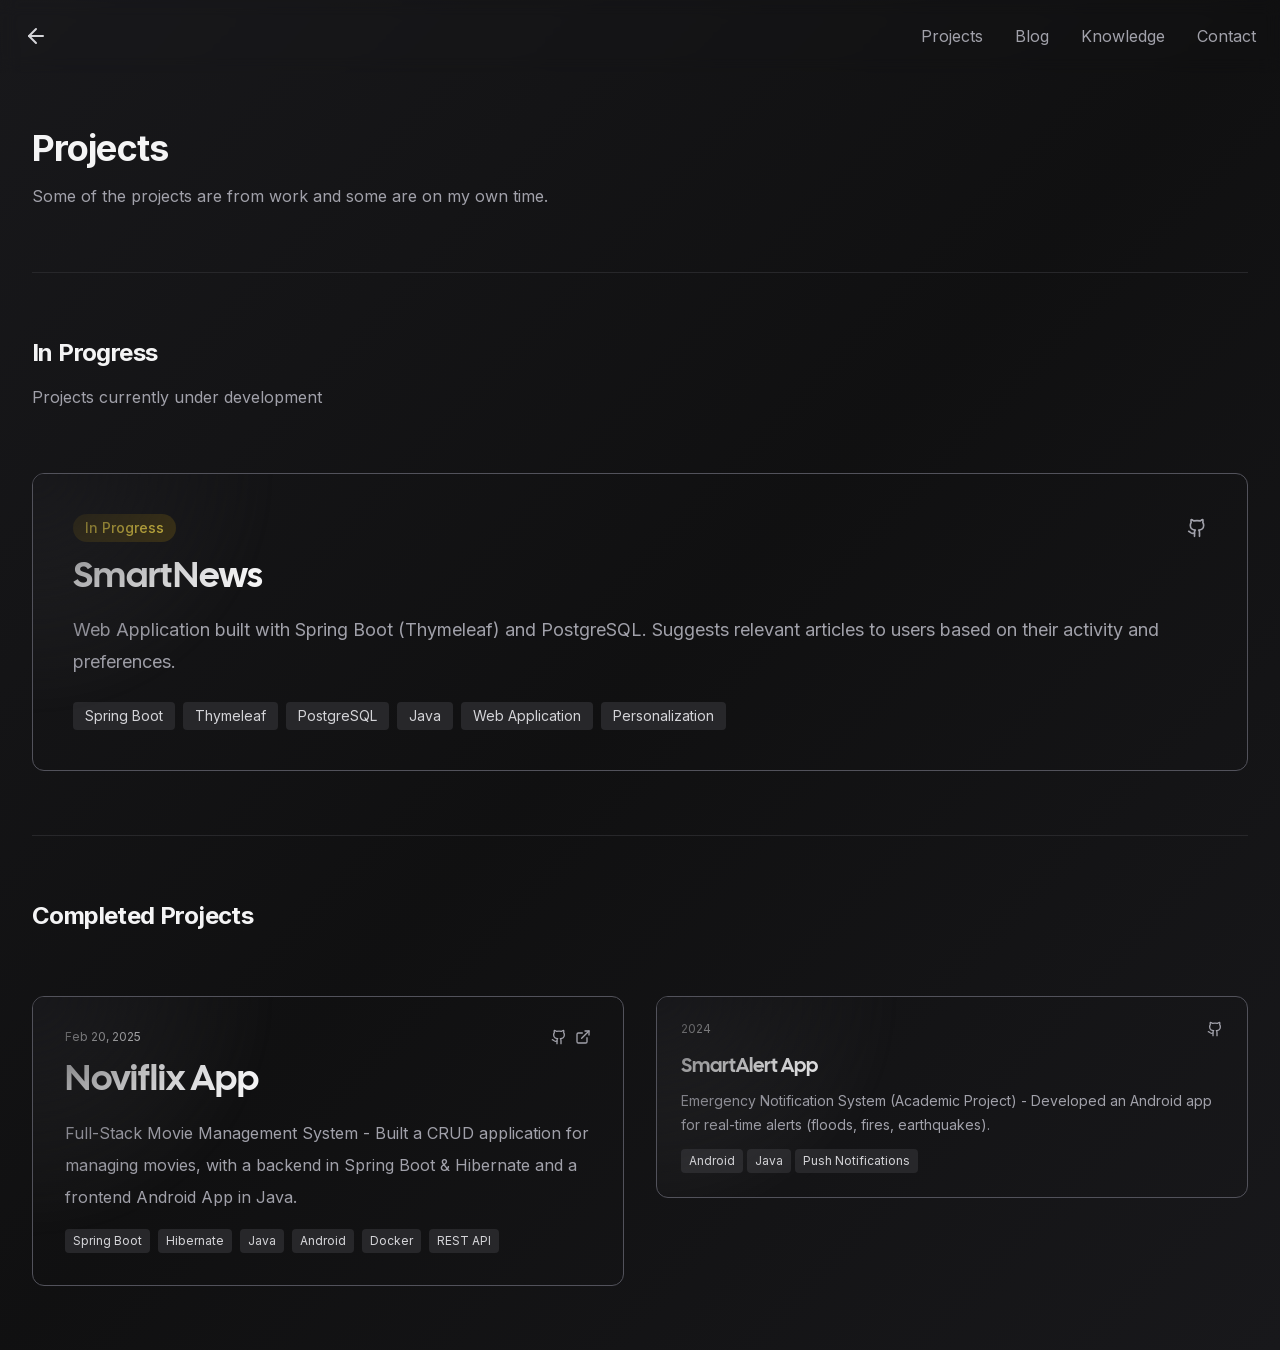
<file: projects/index.html>
<!DOCTYPE html><html lang="en" class="__variable_f367f3 __variable_829c8b" data-oid="6d0_z76"><head data-oid="31x9mnk"><meta charSet="utf-8"/><meta name="viewport" content="width=device-width, initial-scale=1"/><link rel="preload" href="/_next/static/media/162bf645eb375add-s.p.ttf" as="font" crossorigin="" type="font/ttf"/><link rel="preload" href="/_next/static/media/e4af272ccee01ff0-s.p.woff2" as="font" crossorigin="" type="font/woff2"/><link rel="stylesheet" href="/_next/static/css/76efa587ef5fa6d0.css" crossorigin="" data-precedence="next"/><link rel="preload" as="script" fetchPriority="low" href="/_next/static/chunks/webpack-95aef213d977a2a6.js" crossorigin=""/><script src="/_next/static/chunks/fd9d1056-357abe04afb6dc6e.js" async="" crossorigin=""></script><script src="/_next/static/chunks/472-a14266504a973ee6.js" async="" crossorigin=""></script><script src="/_next/static/chunks/main-app-61fec769742830c9.js" async="" crossorigin=""></script><script src="/_next/static/chunks/app/layout-d682c5f687799ebd.js" async=""></script><script src="/_next/static/chunks/122-6383ed13361fc074.js" async=""></script><script src="/_next/static/chunks/449-59c16f7c22fe8eeb.js" async=""></script><script src="/_next/static/chunks/app/projects/page-377dc6462e9c55d1.js" async=""></script><title>Konstantinos Gialantzis</title><meta name="description" content="Software Engineer &amp; Full Stack Developer"/><meta name="robots" content="index, follow"/><meta name="googlebot" content="index, follow, max-video-preview:-1, max-image-preview:large, max-snippet:-1"/><meta property="og:title" content="Konstantinos Gialantzis"/><meta property="og:description" content="Software Engineer &amp; Full Stack Developer"/><meta property="og:url" content="https://konstantinos-gialantzis.github.io"/><meta property="og:site_name" content="Konstantinos Gialantzis"/><meta property="og:locale" content="en-US"/><meta property="og:image" content="https://konstantinos-gialantzis.github.io/og.png"/><meta property="og:image:width" content="1920"/><meta property="og:image:height" content="1080"/><meta property="og:type" content="website"/><meta name="twitter:card" content="summary_large_image"/><meta name="twitter:title" content="Konstantinos Gialantzis"/><meta name="twitter:description" content="Software Engineer &amp; Full Stack Developer"/><meta name="twitter:image" content="https://konstantinos-gialantzis.github.io/og.png"/><meta name="twitter:image:width" content="1920"/><meta name="twitter:image:height" content="1080"/><link rel="shortcut icon" href="/favicon.png"/><meta name="next-size-adjust"/><script src="/_next/static/chunks/polyfills-c67a75d1b6f99dc8.js" crossorigin="" noModule=""></script></head><body class="bg-black" data-oid="ycdn8v."><div class="relative min-h-screen bg-gradient-to-tl from-zinc-900 via-zinc-400/10 to-zinc-900 " data-oid="iw-g2f3"><div class="relative pb-16" data-oid="81-.s2h"><header data-oid="wj9qd-w"><div class="fixed inset-x-0 top-0 z-50 backdrop-blur  duration-200 border-b  bg-zinc-900/0 border-transparent" data-oid="kw4-tdv"><div class="container flex flex-row-reverse items-center justify-between p-6 mx-auto" data-oid="02d3lxh"><div class="flex justify-between gap-8" data-oid="jtjm.z7"><a class="duration-200 text-zinc-400 hover:text-zinc-100" data-oid="r3fq0.s" href="/projects">Projects</a><a class="duration-200 text-zinc-400 hover:text-zinc-100" href="/blog">Blog</a><a class="duration-200 text-zinc-400 hover:text-zinc-100" href="/knowledge">Knowledge</a><a class="duration-200 text-zinc-400 hover:text-zinc-100" data-oid="av75s.e" href="/contact">Contact</a></div><a class="duration-200 text-zinc-300 hover:text-zinc-100" data-oid="e0w7202" href="/"><svg xmlns="http://www.w3.org/2000/svg" width="24" height="24" viewBox="0 0 24 24" fill="none" stroke="currentColor" stroke-width="2" stroke-linecap="round" stroke-linejoin="round" class="w-6 h-6 " data-oid="bwqfc4-"><path d="m12 19-7-7 7-7"></path><path d="M19 12H5"></path></svg></a></div></div></header><div class="px-6 pt-20 mx-auto space-y-8 max-w-7xl lg:px-8 md:space-y-16 md:pt-24 lg:pt-32" data-oid="bo-n5ta"><div class="max-w-2xl mx-auto lg:mx-0" data-oid="::0al-5"><h2 class="text-3xl font-bold tracking-tight text-zinc-100 sm:text-4xl" data-oid="_bva7gi">Projects</h2><p class="mt-4 text-zinc-400" data-oid="z1mduft">Some of the projects are from work and some are on my own time.</p></div><div class="w-full h-px bg-zinc-800" data-oid="8w_1fdz"></div><div class="max-w-2xl mx-auto lg:mx-0"><h3 class="text-2xl font-bold tracking-tight text-zinc-100 mb-4">In Progress</h3><p class="text-zinc-400">Projects currently under development</p></div><div class="grid grid-cols-1 gap-8 mx-auto lg:grid-cols-2"><div class="overflow-hidden relative duration-700 border rounded-xl hover:bg-zinc-800/10 group md:gap-8 hover:border-zinc-400/50 border-zinc-600 lg:col-span-2" data-oid=":d.cfcz"><div class="pointer-events-none" data-oid="nqb-:aa"><div class="absolute inset-0 z-0  transition duration-1000 [mask-image:linear-gradient(black,transparent)]" data-oid="mf5bz:5"></div><div class="absolute inset-0 z-10  bg-gradient-to-br opacity-100  via-zinc-100/10  transition duration-1000 group-hover:opacity-50 " style="mask-image:radial-gradient(240px at 0px 0px, white, transparent);-webkit-mask-image:radial-gradient(240px at 0px 0px, white, transparent)" data-oid="s3e34op"></div><div class="absolute inset-0 z-10 opacity-0 mix-blend-overlay transition duration-1000 group-hover:opacity-100" style="mask-image:radial-gradient(240px at 0px 0px, white, transparent);-webkit-mask-image:radial-gradient(240px at 0px 0px, white, transparent)" data-oid="8zc9tyw"></div></div><article class="relative w-full h-full p-6 md:p-10"><div class="flex items-center justify-between gap-2 mb-4"><div class="flex items-center gap-3"><span class="px-3 py-1 text-sm bg-yellow-500/20 text-yellow-300 rounded-full font-medium">In Progress</span></div><div class="flex items-center gap-2"><a target="_blank" class="text-zinc-400 hover:text-zinc-100 transition-colors" href="#"><svg xmlns="http://www.w3.org/2000/svg" width="24" height="24" viewBox="0 0 24 24" fill="none" stroke="currentColor" stroke-width="2" stroke-linecap="round" stroke-linejoin="round" class="w-5 h-5"><path d="M15 22v-4a4.8 4.8 0 0 0-1-3.5c3 0 6-2 6-5.5.08-1.25-.27-2.48-1-3.5.28-1.15.28-2.35 0-3.5 0 0-1 0-3 1.5-2.64-.5-5.36-.5-8 0C6 2 5 2 5 2c-.3 1.15-.3 2.35 0 3.5A5.403 5.403 0 0 0 4 9c0 3.5 3 5.5 6 5.5-.39.49-.68 1.05-.85 1.65-.17.6-.22 1.23-.15 1.85v4"></path><path d="M9 18c-4.51 2-5-2-7-2"></path></svg></a></div></div><h2 class="text-4xl font-bold text-zinc-100 group-hover:text-white font-display mb-4">SmartNews</h2><p class="text-lg leading-8 duration-150 text-zinc-400 group-hover:text-zinc-300 mb-6">Web Application built with Spring Boot (Thymeleaf) and PostgreSQL. Suggests relevant articles to users based on their activity and preferences.</p><div class="flex flex-wrap gap-2"><span class="px-3 py-1 text-sm bg-zinc-800 text-zinc-300 rounded">Spring Boot</span><span class="px-3 py-1 text-sm bg-zinc-800 text-zinc-300 rounded">Thymeleaf</span><span class="px-3 py-1 text-sm bg-zinc-800 text-zinc-300 rounded">PostgreSQL</span><span class="px-3 py-1 text-sm bg-zinc-800 text-zinc-300 rounded">Java</span><span class="px-3 py-1 text-sm bg-zinc-800 text-zinc-300 rounded">Web Application</span><span class="px-3 py-1 text-sm bg-zinc-800 text-zinc-300 rounded">Personalization</span></div></article></div></div><div class="w-full h-px bg-zinc-800"></div><div class="max-w-2xl mx-auto lg:mx-0"><h3 class="text-2xl font-bold tracking-tight text-zinc-100 mb-4">Completed Projects</h3></div><div class="grid grid-cols-1 gap-8 mx-auto lg:grid-cols-2" data-oid="6y.:vd8"><div class="overflow-hidden relative duration-700 border rounded-xl hover:bg-zinc-800/10 group md:gap-8 hover:border-zinc-400/50 border-zinc-600 " data-oid=":d.cfcz"><div class="pointer-events-none" data-oid="nqb-:aa"><div class="absolute inset-0 z-0  transition duration-1000 [mask-image:linear-gradient(black,transparent)]" data-oid="mf5bz:5"></div><div class="absolute inset-0 z-10  bg-gradient-to-br opacity-100  via-zinc-100/10  transition duration-1000 group-hover:opacity-50 " style="mask-image:radial-gradient(240px at 0px 0px, white, transparent);-webkit-mask-image:radial-gradient(240px at 0px 0px, white, transparent)" data-oid="s3e34op"></div><div class="absolute inset-0 z-10 opacity-0 mix-blend-overlay transition duration-1000 group-hover:opacity-100" style="mask-image:radial-gradient(240px at 0px 0px, white, transparent);-webkit-mask-image:radial-gradient(240px at 0px 0px, white, transparent)" data-oid="8zc9tyw"></div></div><article class="relative w-full h-full p-4 md:p-8" data-oid="vm:qkkz"><div class="flex items-center justify-between gap-2" data-oid="pu1vh6p"><div class="text-xs text-zinc-100" data-oid="eb2hx-2"><time dateTime="2025-02-20T00:00:00.000Z" data-oid="we98iip">Feb 20, 2025</time></div><div class="flex items-center gap-2" data-oid="k.b-8rh"><a target="_blank" class="text-zinc-400 hover:text-zinc-100 transition-colors" data-oid="2u_efe9" href="https://github.com/ghostas33/Noviflix_backend"><svg xmlns="http://www.w3.org/2000/svg" width="24" height="24" viewBox="0 0 24 24" fill="none" stroke="currentColor" stroke-width="2" stroke-linecap="round" stroke-linejoin="round" class="w-4 h-4" data-oid="_4x7s.1"><path d="M15 22v-4a4.8 4.8 0 0 0-1-3.5c3 0 6-2 6-5.5.08-1.25-.27-2.48-1-3.5.28-1.15.28-2.35 0-3.5 0 0-1 0-3 1.5-2.64-.5-5.36-.5-8 0C6 2 5 2 5 2c-.3 1.15-.3 2.35 0 3.5A5.403 5.403 0 0 0 4 9c0 3.5 3 5.5 6 5.5-.39.49-.68 1.05-.85 1.65-.17.6-.22 1.23-.15 1.85v4"></path><path d="M9 18c-4.51 2-5-2-7-2"></path></svg></a><a target="_blank" class="text-zinc-400 hover:text-zinc-100 transition-colors" data-oid="celemdw" href="https://github.com/ghostas33/Noviflix"><svg xmlns="http://www.w3.org/2000/svg" width="24" height="24" viewBox="0 0 24 24" fill="none" stroke="currentColor" stroke-width="2" stroke-linecap="round" stroke-linejoin="round" class="w-4 h-4" data-oid="l0p8twi"><path d="M18 13v6a2 2 0 0 1-2 2H5a2 2 0 0 1-2-2V8a2 2 0 0 1 2-2h6"></path><polyline points="15 3 21 3 21 9"></polyline><line x1="10" x2="21" y1="14" y2="3"></line></svg></a></div></div><h2 class="mt-4 text-3xl font-bold text-zinc-100 group-hover:text-white sm:text-4xl font-display" data-oid="qvw.kv3">Noviflix App</h2><p class="mt-4 leading-8 duration-150 text-zinc-400 group-hover:text-zinc-300" data-oid="enhwapc">Full-Stack Movie Management System - Built a CRUD application for managing movies, with a backend in Spring Boot &amp; Hibernate and a frontend Android App in Java.</p><div class="mt-4 flex flex-wrap gap-2" data-oid="vyibp99"><span class="px-2 py-1 text-xs bg-zinc-800 text-zinc-300 rounded" data-oid="jkr7jzg">Spring Boot</span><span class="px-2 py-1 text-xs bg-zinc-800 text-zinc-300 rounded" data-oid="jkr7jzg">Hibernate</span><span class="px-2 py-1 text-xs bg-zinc-800 text-zinc-300 rounded" data-oid="jkr7jzg">Java</span><span class="px-2 py-1 text-xs bg-zinc-800 text-zinc-300 rounded" data-oid="jkr7jzg">Android</span><span class="px-2 py-1 text-xs bg-zinc-800 text-zinc-300 rounded" data-oid="jkr7jzg">Docker</span><span class="px-2 py-1 text-xs bg-zinc-800 text-zinc-300 rounded" data-oid="jkr7jzg">REST API</span></div></article></div><div class="flex flex-col w-full gap-8 mx-auto border-t border-gray-900/10 lg:mx-0 lg:border-t-0" data-oid=":bvfvai"><div class="overflow-hidden relative duration-700 border rounded-xl hover:bg-zinc-800/10 group md:gap-8 hover:border-zinc-400/50 border-zinc-600 " data-oid=":d.cfcz"><div class="pointer-events-none" data-oid="nqb-:aa"><div class="absolute inset-0 z-0  transition duration-1000 [mask-image:linear-gradient(black,transparent)]" data-oid="mf5bz:5"></div><div class="absolute inset-0 z-10  bg-gradient-to-br opacity-100  via-zinc-100/10  transition duration-1000 group-hover:opacity-50 " style="mask-image:radial-gradient(240px at 0px 0px, white, transparent);-webkit-mask-image:radial-gradient(240px at 0px 0px, white, transparent)" data-oid="s3e34op"></div><div class="absolute inset-0 z-10 opacity-0 mix-blend-overlay transition duration-1000 group-hover:opacity-100" style="mask-image:radial-gradient(240px at 0px 0px, white, transparent);-webkit-mask-image:radial-gradient(240px at 0px 0px, white, transparent)" data-oid="8zc9tyw"></div></div><article class="relative w-full h-full p-4 md:p-6" data-oid="9nrr9bm"><div class="flex items-center justify-between gap-2" data-oid="x43zxb4"><div class="text-xs text-zinc-100" data-oid="zy8qrm:"><time dateTime="2024-01-01T00:00:00.000Z" data-oid="8j5.z:_">2024</time></div><div class="flex items-center gap-2" data-oid="cwh7ynt"><a target="_blank" class="text-zinc-400 hover:text-zinc-100 transition-colors" data-oid="gd3pf25" href="https://github.com/ghostas33/SmartAlert"><svg xmlns="http://www.w3.org/2000/svg" width="24" height="24" viewBox="0 0 24 24" fill="none" stroke="currentColor" stroke-width="2" stroke-linecap="round" stroke-linejoin="round" class="w-4 h-4" data-oid="2.puw3w"><path d="M15 22v-4a4.8 4.8 0 0 0-1-3.5c3 0 6-2 6-5.5.08-1.25-.27-2.48-1-3.5.28-1.15.28-2.35 0-3.5 0 0-1 0-3 1.5-2.64-.5-5.36-.5-8 0C6 2 5 2 5 2c-.3 1.15-.3 2.35 0 3.5A5.403 5.403 0 0 0 4 9c0 3.5 3 5.5 6 5.5-.39.49-.68 1.05-.85 1.65-.17.6-.22 1.23-.15 1.85v4"></path><path d="M9 18c-4.51 2-5-2-7-2"></path></svg></a></div></div><h2 class="mt-4 text-xl font-bold text-zinc-100 group-hover:text-white font-display" data-oid="380:_cb">SmartAlert App</h2><p class="mt-2 text-sm leading-6 duration-150 text-zinc-400 group-hover:text-zinc-300" data-oid="4fw05-z">Emergency Notification System (Academic Project) - Developed an Android app for real-time alerts (floods, fires, earthquakes).</p><div class="mt-3 flex flex-wrap gap-1" data-oid="-2t_:r7"><span class="px-2 py-1 text-xs bg-zinc-800 text-zinc-300 rounded" data-oid="yb7ie3n">Android</span><span class="px-2 py-1 text-xs bg-zinc-800 text-zinc-300 rounded" data-oid="yb7ie3n">Java</span><span class="px-2 py-1 text-xs bg-zinc-800 text-zinc-300 rounded" data-oid="yb7ie3n">Push Notifications</span></div></article></div></div></div></div></div></div><script src="/_next/static/chunks/webpack-95aef213d977a2a6.js" crossorigin="" async=""></script><script>(self.__next_f=self.__next_f||[]).push([0]);self.__next_f.push([2,null])</script><script>self.__next_f.push([1,"1:HL[\"/_next/static/media/162bf645eb375add-s.p.ttf\",\"font\",{\"crossOrigin\":\"\",\"type\":\"font/ttf\"}]\n2:HL[\"/_next/static/media/e4af272ccee01ff0-s.p.woff2\",\"font\",{\"crossOrigin\":\"\",\"type\":\"font/woff2\"}]\n3:HL[\"/_next/static/css/76efa587ef5fa6d0.css\",\"style\",{\"crossOrigin\":\"\"}]\n0:\"$L4\"\n"])</script><script>self.__next_f.push([1,"5:I[3728,[],\"\"]\n7:I[9928,[],\"\"]\n8:I[3192,[\"185\",\"static/chunks/app/layout-d682c5f687799ebd.js\"],\"Analytics\"]\n9:I[6954,[],\"\"]\na:I[7264,[],\"\"]\nc:I[7810,[\"122\",\"static/chunks/122-6383ed13361fc074.js\",\"449\",\"static/chunks/449-59c16f7c22fe8eeb.js\",\"895\",\"static/chunks/app/projects/page-377dc6462e9c55d1.js\"],\"Navigation\"]\nd:I[9506,[\"122\",\"static/chunks/122-6383ed13361fc074.js\",\"449\",\"static/chunks/449-59c16f7c22fe8eeb.js\",\"895\",\"static/chunks/app/projects/page-377dc6462e9c55d1.js\"],\"Card\"]\ne:I[8326,[\"122\",\"static"])</script><script>self.__next_f.push([1,"/chunks/122-6383ed13361fc074.js\",\"449\",\"static/chunks/449-59c16f7c22fe8eeb.js\",\"895\",\"static/chunks/app/projects/page-377dc6462e9c55d1.js\"],\"\"]\n"])</script><script>self.__next_f.push([1,"4:[[[\"$\",\"link\",\"0\",{\"rel\":\"stylesheet\",\"href\":\"/_next/static/css/76efa587ef5fa6d0.css\",\"precedence\":\"next\",\"crossOrigin\":\"\"}]],[\"$\",\"$L5\",null,{\"buildId\":\"Jv7a2WAf7PCN2iPyMnJHX\",\"assetPrefix\":\"\",\"initialCanonicalUrl\":\"/projects\",\"initialTree\":[\"\",{\"children\":[\"projects\",{\"children\":[\"__PAGE__\",{}]}]},\"$undefined\",\"$undefined\",true],\"initialHead\":[false,\"$L6\"],\"globalErrorComponent\":\"$7\",\"children\":[null,[\"$\",\"html\",null,{\"lang\":\"en\",\"className\":\"__variable_f367f3 __variable_829c8b\",\"data-oid\":\"6d0_z76\",\"children\":[[\"$\",\"head\",null,{\"data-oid\":\"31x9mnk\",\"children\":[\"$\",\"$L8\",null,{\"data-oid\":\"x30j0my\"}]}],[\"$\",\"body\",null,{\"className\":\"bg-black\",\"data-oid\":\"ycdn8v.\",\"children\":[\"$\",\"$L9\",null,{\"parallelRouterKey\":\"children\",\"segmentPath\":[\"children\"],\"loading\":\"$undefined\",\"loadingStyles\":\"$undefined\",\"hasLoading\":false,\"error\":\"$undefined\",\"errorStyles\":\"$undefined\",\"template\":[\"$\",\"$La\",null,{}],\"templateStyles\":\"$undefined\",\"notFound\":[[\"$\",\"title\",null,{\"children\":\"404: This page could not be found.\"}],[\"$\",\"div\",null,{\"style\":{\"fontFamily\":\"system-ui,\\\"Segoe UI\\\",Roboto,Helvetica,Arial,sans-serif,\\\"Apple Color Emoji\\\",\\\"Segoe UI Emoji\\\"\",\"height\":\"100vh\",\"textAlign\":\"center\",\"display\":\"flex\",\"flexDirection\":\"column\",\"alignItems\":\"center\",\"justifyContent\":\"center\"},\"children\":[\"$\",\"div\",null,{\"children\":[[\"$\",\"style\",null,{\"dangerouslySetInnerHTML\":{\"__html\":\"body{color:#000;background:#fff;margin:0}.next-error-h1{border-right:1px solid rgba(0,0,0,.3)}@media (prefers-color-scheme:dark){body{color:#fff;background:#000}.next-error-h1{border-right:1px solid rgba(255,255,255,.3)}}\"}}],[\"$\",\"h1\",null,{\"className\":\"next-error-h1\",\"style\":{\"display\":\"inline-block\",\"margin\":\"0 20px 0 0\",\"padding\":\"0 23px 0 0\",\"fontSize\":24,\"fontWeight\":500,\"verticalAlign\":\"top\",\"lineHeight\":\"49px\"},\"children\":\"404\"}],[\"$\",\"div\",null,{\"style\":{\"display\":\"inline-block\"},\"children\":[\"$\",\"h2\",null,{\"style\":{\"fontSize\":14,\"fontWeight\":400,\"lineHeight\":\"49px\",\"margin\":0},\"children\":\"This page could not be found.\"}]}]]}]}]],\"notFoundStyles\":[],\"childProp\":{\"current\":[null,[\"$\",\"div\",null,{\"className\":\"relative min-h-screen bg-gradient-to-tl from-zinc-900 via-zinc-400/10 to-zinc-900 \",\"data-oid\":\"iw-g2f3\",\"children\":[\"$\",\"$L9\",null,{\"parallelRouterKey\":\"children\",\"segmentPath\":[\"children\",\"projects\",\"children\"],\"loading\":\"$undefined\",\"loadingStyles\":\"$undefined\",\"hasLoading\":false,\"error\":\"$undefined\",\"errorStyles\":\"$undefined\",\"template\":[\"$\",\"$La\",null,{}],\"templateStyles\":\"$undefined\",\"notFound\":\"$undefined\",\"notFoundStyles\":\"$undefined\",\"childProp\":{\"current\":[\"$Lb\",[\"$\",\"div\",null,{\"className\":\"relative pb-16\",\"data-oid\":\"81-.s2h\",\"children\":[[\"$\",\"$Lc\",null,{\"data-oid\":\"kspk86z\"}],[\"$\",\"div\",null,{\"className\":\"px-6 pt-20 mx-auto space-y-8 max-w-7xl lg:px-8 md:space-y-16 md:pt-24 lg:pt-32\",\"data-oid\":\"bo-n5ta\",\"children\":[[\"$\",\"div\",null,{\"className\":\"max-w-2xl mx-auto lg:mx-0\",\"data-oid\":\"::0al-5\",\"children\":[[\"$\",\"h2\",null,{\"className\":\"text-3xl font-bold tracking-tight text-zinc-100 sm:text-4xl\",\"data-oid\":\"_bva7gi\",\"children\":\"Projects\"}],[\"$\",\"p\",null,{\"className\":\"mt-4 text-zinc-400\",\"data-oid\":\"z1mduft\",\"children\":\"Some of the projects are from work and some are on my own time.\"}]]}],[\"$\",\"div\",null,{\"className\":\"w-full h-px bg-zinc-800\",\"data-oid\":\"8w_1fdz\"}],[[\"$\",\"div\",null,{\"className\":\"max-w-2xl mx-auto lg:mx-0\",\"children\":[[\"$\",\"h3\",null,{\"className\":\"text-2xl font-bold tracking-tight text-zinc-100 mb-4\",\"children\":\"In Progress\"}],[\"$\",\"p\",null,{\"className\":\"text-zinc-400\",\"children\":\"Projects currently under development\"}]]}],[\"$\",\"div\",null,{\"className\":\"grid grid-cols-1 gap-8 mx-auto lg:grid-cols-2\",\"children\":[[\"$\",\"$Ld\",\"smartnews\",{\"className\":\"lg:col-span-2\",\"children\":[\"$\",\"article\",null,{\"className\":\"relative w-full h-full p-6 md:p-10\",\"children\":[[\"$\",\"div\",null,{\"className\":\"flex items-center justify-between gap-2 mb-4\",\"children\":[[\"$\",\"div\",null,{\"className\":\"flex items-center gap-3\",\"children\":[\"$\",\"span\",null,{\"className\":\"px-3 py-1 text-sm bg-yellow-500/20 text-yellow-300 rounded-full font-medium\",\"children\":\"In Progress\"}]}],[\"$\",\"div\",null,{\"className\":\"flex items-center gap-2\",\"children\":[[\"$\",\"$Le\",null,{\"href\":\"#\",\"target\":\"_blank\",\"className\":\"text-zinc-400 hover:text-zinc-100 transition-colors\",\"children\":[\"$\",\"svg\",null,{\"xmlns\":\"http://www.w3.org/2000/svg\",\"width\":24,\"height\":24,\"viewBox\":\"0 0 24 24\",\"fill\":\"none\",\"stroke\":\"currentColor\",\"strokeWidth\":2,\"strokeLinecap\":\"round\",\"strokeLinejoin\":\"round\",\"className\":\"w-5 h-5\",\"children\":[[\"$\",\"path\",\"tonef\",{\"d\":\"M15 22v-4a4.8 4.8 0 0 0-1-3.5c3 0 6-2 6-5.5.08-1.25-.27-2.48-1-3.5.28-1.15.28-2.35 0-3.5 0 0-1 0-3 1.5-2.64-.5-5.36-.5-8 0C6 2 5 2 5 2c-.3 1.15-.3 2.35 0 3.5A5.403 5.403 0 0 0 4 9c0 3.5 3 5.5 6 5.5-.39.49-.68 1.05-.85 1.65-.17.6-.22 1.23-.15 1.85v4\"}],[\"$\",\"path\",\"9comsn\",{\"d\":\"M9 18c-4.51 2-5-2-7-2\"}],\"$undefined\"]}]}],\"$undefined\"]}]]}],[\"$\",\"h2\",null,{\"className\":\"text-4xl font-bold text-zinc-100 group-hover:text-white font-display mb-4\",\"children\":\"SmartNews\"}],[\"$\",\"p\",null,{\"className\":\"text-lg leading-8 duration-150 text-zinc-400 group-hover:text-zinc-300 mb-6\",\"children\":\"Web Application built with Spring Boot (Thymeleaf) and PostgreSQL. Suggests relevant articles to users based on their activity and preferences.\"}],[\"$\",\"div\",null,{\"className\":\"flex flex-wrap gap-2\",\"children\":[[\"$\",\"span\",\"Spring Boot\",{\"className\":\"px-3 py-1 text-sm bg-zinc-800 text-zinc-300 rounded\",\"children\":\"Spring Boot\"}],[\"$\",\"span\",\"Thymeleaf\",{\"className\":\"px-3 py-1 text-sm bg-zinc-800 text-zinc-300 rounded\",\"children\":\"Thymeleaf\"}],[\"$\",\"span\",\"PostgreSQL\",{\"className\":\"px-3 py-1 text-sm bg-zinc-800 text-zinc-300 rounded\",\"children\":\"PostgreSQL\"}],[\"$\",\"span\",\"Java\",{\"className\":\"px-3 py-1 text-sm bg-zinc-800 text-zinc-300 rounded\",\"children\":\"Java\"}],[\"$\",\"span\",\"Web Application\",{\"className\":\"px-3 py-1 text-sm bg-zinc-800 text-zinc-300 rounded\",\"children\":\"Web Application\"}],[\"$\",\"span\",\"Personalization\",{\"className\":\"px-3 py-1 text-sm bg-zinc-800 text-zinc-300 rounded\",\"children\":\"Personalization\"}]]}]]}]}]]}],[\"$\",\"div\",null,{\"className\":\"w-full h-px bg-zinc-800\"}]],[\"$\",\"div\",null,{\"className\":\"max-w-2xl mx-auto lg:mx-0\",\"children\":[\"$\",\"h3\",null,{\"className\":\"text-2xl font-bold tracking-tight text-zinc-100 mb-4\",\"children\":\"Completed Projects\"}]}],[\"$\",\"div\",null,{\"className\":\"grid grid-cols-1 gap-8 mx-auto lg:grid-cols-2\",\"data-oid\":\"6y.:vd8\",\"children\":[[\"$\",\"$Ld\",null,{\"data-oid\":\"9iyeei:\",\"children\":[\"$\",\"article\",null,{\"className\":\"relative w-full h-full p-4 md:p-8\",\"data-oid\":\"vm:qkkz\",\"children\":[[\"$\",\"div\",null,{\"className\":\"flex items-center justify-between gap-2\",\"data-oid\":\"pu1vh6p\",\"children\":[[\"$\",\"div\",null,{\"className\":\"text-xs text-zinc-100\",\"data-oid\":\"eb2hx-2\",\"children\":[\"$\",\"time\",null,{\"dateTime\":\"2025-02-20T00:00:00.000Z\",\"data-oid\":\"we98iip\",\"children\":\"Feb 20, 2025\"}]}],[\"$\",\"div\",null,{\"className\":\"flex items-center gap-2\",\"data-oid\":\"k.b-8rh\",\"children\":[[\"$\",\"$Le\",null,{\"href\":\"https://github.com/ghostas33/Noviflix_backend\",\"target\":\"_blank\",\"className\":\"text-zinc-400 hover:text-zinc-100 transition-colors\",\"data-oid\":\"2u_efe9\",\"children\":[\"$\",\"svg\",null,{\"xmlns\":\"http://www.w3.org/2000/svg\",\"width\":24,\"height\":24,\"viewBox\":\"0 0 24 24\",\"fill\":\"none\",\"stroke\":\"currentColor\",\"strokeWidth\":2,\"strokeLinecap\":\"round\",\"strokeLinejoin\":\"round\",\"className\":\"w-4 h-4\",\"data-oid\":\"_4x7s.1\",\"children\":[[\"$\",\"path\",\"tonef\",{\"d\":\"M15 22v-4a4.8 4.8 0 0 0-1-3.5c3 0 6-2 6-5.5.08-1.25-.27-2.48-1-3.5.28-1.15.28-2.35 0-3.5 0 0-1 0-3 1.5-2.64-.5-5.36-.5-8 0C6 2 5 2 5 2c-.3 1.15-.3 2.35 0 3.5A5.403 5.403 0 0 0 4 9c0 3.5 3 5.5 6 5.5-.39.49-.68 1.05-.85 1.65-.17.6-.22 1.23-.15 1.85v4\"}],[\"$\",\"path\",\"9comsn\",{\"d\":\"M9 18c-4.51 2-5-2-7-2\"}],\"$undefined\"]}]}],[\"$\",\"$Le\",null,{\"href\":\"https://github.com/ghostas33/Noviflix\",\"target\":\"_blank\",\"className\":\"text-zinc-400 hover:text-zinc-100 transition-colors\",\"data-oid\":\"celemdw\",\"children\":[\"$\",\"svg\",null,{\"xmlns\":\"http://www.w3.org/2000/svg\",\"width\":24,\"height\":24,\"viewBox\":\"0 0 24 24\",\"fill\":\"none\",\"stroke\":\"currentColor\",\"strokeWidth\":2,\"strokeLinecap\":\"round\",\"strokeLinejoin\":\"round\",\"className\":\"w-4 h-4\",\"data-oid\":\"l0p8twi\",\"children\":[[\"$\",\"path\",\"a6xqqp\",{\"d\":\"M18 13v6a2 2 0 0 1-2 2H5a2 2 0 0 1-2-2V8a2 2 0 0 1 2-2h6\"}],[\"$\",\"polyline\",\"mznyad\",{\"points\":\"15 3 21 3 21 9\"}],[\"$\",\"line\",\"18c3s4\",{\"x1\":\"10\",\"x2\":\"21\",\"y1\":\"14\",\"y2\":\"3\"}],\"$undefined\"]}]}]]}]]}],[\"$\",\"h2\",null,{\"className\":\"mt-4 text-3xl font-bold text-zinc-100 group-hover:text-white sm:text-4xl font-display\",\"data-oid\":\"qvw.kv3\",\"children\":\"Noviflix App\"}],[\"$\",\"p\",null,{\"className\":\"mt-4 leading-8 duration-150 text-zinc-400 group-hover:text-zinc-300\",\"data-oid\":\"enhwapc\",\"children\":\"Full-Stack Movie Management System - Built a CRUD application for managing movies, with a backend in Spring Boot \u0026 Hibernate and a frontend Android App in Java.\"}],[\"$\",\"div\",null,{\"className\":\"mt-4 flex flex-wrap gap-2\",\"data-oid\":\"vyibp99\",\"children\":[[\"$\",\"span\",\"Spring Boot\",{\"className\":\"px-2 py-1 text-xs bg-zinc-800 text-zinc-300 rounded\",\"data-oid\":\"jkr7jzg\",\"children\":\"Spring Boot\"}],[\"$\",\"span\",\"Hibernate\",{\"className\":\"px-2 py-1 text-xs bg-zinc-800 text-zinc-300 rounded\",\"data-oid\":\"jkr7jzg\",\"children\":\"Hibernate\"}],[\"$\",\"span\",\"Java\",{\"className\":\"px-2 py-1 text-xs bg-zinc-800 text-zinc-300 rounded\",\"data-oid\":\"jkr7jzg\",\"children\":\"Java\"}],[\"$\",\"span\",\"Android\",{\"className\":\"px-2 py-1 text-xs bg-zinc-800 text-zinc-300 rounded\",\"data-oid\":\"jkr7jzg\",\"children\":\"Android\"}],[\"$\",\"span\",\"Docker\",{\"className\":\"px-2 py-1 text-xs bg-zinc-800 text-zinc-300 rounded\",\"data-oid\":\"jkr7jzg\",\"children\":\"Docker\"}],[\"$\",\"span\",\"REST API\",{\"className\":\"px-2 py-1 text-xs bg-zinc-800 text-zinc-300 rounded\",\"data-oid\":\"jkr7jzg\",\"children\":\"REST API\"}]]}]]}]}],[\"$\",\"div\",null,{\"className\":\"flex flex-col w-full gap-8 mx-auto border-t border-gray-900/10 lg:mx-0 lg:border-t-0\",\"data-oid\":\":bvfvai\",\"children\":[[\"$\",\"$Ld\",\"smartalert\",{\"data-oid\":\"uxkv.o-\",\"children\":[\"$\",\"article\",null,{\"className\":\"relative w-full h-full p-4 md:p-6\",\"data-oid\":\"9nrr9bm\",\"children\":[[\"$\",\"div\",null,{\"className\":\"flex items-center justify-between gap-2\",\"data-oid\":\"x43zxb4\",\"children\":[[\"$\",\"div\",null,{\"className\":\"text-xs text-zinc-100\",\"data-oid\":\"zy8qrm:\",\"children\":[\"$\",\"time\",null,{\"dateTime\":\"2024-01-01T00:00:00.000Z\",\"data-oid\":\"8j5.z:_\",\"children\":\"2024\"}]}],[\"$\",\"div\",null,{\"className\":\"flex items-center gap-2\",\"data-oid\":\"cwh7ynt\",\"children\":[[\"$\",\"$Le\",null,{\"href\":\"https://github.com/ghostas33/SmartAlert\",\"target\":\"_blank\",\"className\":\"text-zinc-400 hover:text-zinc-100 transition-colors\",\"data-oid\":\"gd3pf25\",\"children\":[\"$\",\"svg\",null,{\"xmlns\":\"http://www.w3.org/2000/svg\",\"width\":24,\"height\":24,\"viewBox\":\"0 0 24 24\",\"fill\":\"none\",\"stroke\":\"currentColor\",\"strokeWidth\":2,\"strokeLinecap\":\"round\",\"strokeLinejoin\":\"round\",\"className\":\"w-4 h-4\",\"data-oid\":\"2.puw3w\",\"children\":[[\"$\",\"path\",\"tonef\",{\"d\":\"M15 22v-4a4.8 4.8 0 0 0-1-3.5c3 0 6-2 6-5.5.08-1.25-.27-2.48-1-3.5.28-1.15.28-2.35 0-3.5 0 0-1 0-3 1.5-2.64-.5-5.36-.5-8 0C6 2 5 2 5 2c-.3 1.15-.3 2.35 0 3.5A5.403 5.403 0 0 0 4 9c0 3.5 3 5.5 6 5.5-.39.49-.68 1.05-.85 1.65-.17.6-.22 1.23-.15 1.85v4\"}],[\"$\",\"path\",\"9comsn\",{\"d\":\"M9 18c-4.51 2-5-2-7-2\"}],\"$undefined\"]}]}],\"$undefined\"]}]]}],[\"$\",\"h2\",null,{\"className\":\"mt-4 text-xl font-bold text-zinc-100 group-hover:text-white font-display\",\"data-oid\":\"380:_cb\",\"children\":\"SmartAlert App\"}],[\"$\",\"p\",null,{\"className\":\"mt-2 text-sm leading-6 duration-150 text-zinc-400 group-hover:text-zinc-300\",\"data-oid\":\"4fw05-z\",\"children\":\"Emergency Notification System (Academic Project) - Developed an Android app for real-time alerts (floods, fires, earthquakes).\"}],[\"$\",\"div\",null,{\"className\":\"mt-3 flex flex-wrap gap-1\",\"data-oid\":\"-2t_:r7\",\"children\":[[\"$\",\"span\",\"Android\",{\"className\":\"px-2 py-1 text-xs bg-zinc-800 text-zinc-300 rounded\",\"data-oid\":\"yb7ie3n\",\"children\":\"Android\"}],[\"$\",\"span\",\"Java\",{\"className\":\"px-2 py-1 text-xs bg-zinc-800 text-zinc-300 rounded\",\"data-oid\":\"yb7ie3n\",\"children\":\"Java\"}],[\"$\",\"span\",\"Push Notifications\",{\"className\":\"px-2 py-1 text-xs bg-zinc-800 text-zinc-300 rounded\",\"data-oid\":\"yb7ie3n\",\"children\":\"Push Notifications\"}]]}]]}]}]]}]]}]]}]]}],null],\"segment\":\"__PAGE__\"},\"styles\":[]}]}],null],\"segment\":\"projects\"},\"styles\":[]}]}]]}],null]}]]\n"])</script><script>self.__next_f.push([1,"6:[[\"$\",\"meta\",\"0\",{\"charSet\":\"utf-8\"}],[\"$\",\"title\",\"1\",{\"children\":\"Konstantinos Gialantzis\"}],[\"$\",\"meta\",\"2\",{\"name\":\"description\",\"content\":\"Software Engineer \u0026 Full Stack Developer\"}],[\"$\",\"meta\",\"3\",{\"name\":\"viewport\",\"content\":\"width=device-width, initial-scale=1\"}],[\"$\",\"meta\",\"4\",{\"name\":\"robots\",\"content\":\"index, follow\"}],[\"$\",\"meta\",\"5\",{\"name\":\"googlebot\",\"content\":\"index, follow, max-video-preview:-1, max-image-preview:large, max-snippet:-1\"}],[\"$\",\"meta\",\"6\",{\"property\":\"og:title\",\"content\":\"Konstantinos Gialantzis\"}],[\"$\",\"meta\",\"7\",{\"property\":\"og:description\",\"content\":\"Software Engineer \u0026 Full Stack Developer\"}],[\"$\",\"meta\",\"8\",{\"property\":\"og:url\",\"content\":\"https://konstantinos-gialantzis.github.io\"}],[\"$\",\"meta\",\"9\",{\"property\":\"og:site_name\",\"content\":\"Konstantinos Gialantzis\"}],[\"$\",\"meta\",\"10\",{\"property\":\"og:locale\",\"content\":\"en-US\"}],[\"$\",\"meta\",\"11\",{\"property\":\"og:image\",\"content\":\"https://konstantinos-gialantzis.github.io/og.png\"}],[\"$\",\"meta\",\"12\",{\"property\":\"og:image:width\",\"content\":\"1920\"}],[\"$\",\"meta\",\"13\",{\"property\":\"og:image:height\",\"content\":\"1080\"}],[\"$\",\"meta\",\"14\",{\"property\":\"og:type\",\"content\":\"website\"}],[\"$\",\"meta\",\"15\",{\"name\":\"twitter:card\",\"content\":\"summary_large_image\"}],[\"$\",\"meta\",\"16\",{\"name\":\"twitter:title\",\"content\":\"Konstantinos Gialantzis\"}],[\"$\",\"meta\",\"17\",{\"name\":\"twitter:description\",\"content\":\"Software Engineer \u0026 Full Stack Developer\"}],[\"$\",\"meta\",\"18\",{\"name\":\"twitter:image\",\"content\":\"https://konstantinos-gialantzis.github.io/og.png\"}],[\"$\",\"meta\",\"19\",{\"name\":\"twitter:image:width\",\"content\":\"1920\"}],[\"$\",\"meta\",\"20\",{\"name\":\"twitter:image:height\",\"content\":\"1080\"}],[\"$\",\"link\",\"21\",{\"rel\":\"shortcut icon\",\"href\":\"/favicon.png\"}],[\"$\",\"meta\",\"22\",{\"name\":\"next-size-adjust\"}]]\n"])</script><script>self.__next_f.push([1,"b:null\n"])</script></body></html>
</file>
<file: _next/static/css/76efa587ef5fa6d0.css>
*,:after,:before{--tw-border-spacing-x:0;--tw-border-spacing-y:0;--tw-translate-x:0;--tw-translate-y:0;--tw-rotate:0;--tw-skew-x:0;--tw-skew-y:0;--tw-scale-x:1;--tw-scale-y:1;--tw-pan-x: ;--tw-pan-y: ;--tw-pinch-zoom: ;--tw-scroll-snap-strictness:proximity;--tw-gradient-from-position: ;--tw-gradient-via-position: ;--tw-gradient-to-position: ;--tw-ordinal: ;--tw-slashed-zero: ;--tw-numeric-figure: ;--tw-numeric-spacing: ;--tw-numeric-fraction: ;--tw-ring-inset: ;--tw-ring-offset-width:0px;--tw-ring-offset-color:#fff;--tw-ring-color:rgba(59,130,246,.5);--tw-ring-offset-shadow:0 0 #0000;--tw-ring-shadow:0 0 #0000;--tw-shadow:0 0 #0000;--tw-shadow-colored:0 0 #0000;--tw-blur: ;--tw-brightness: ;--tw-contrast: ;--tw-grayscale: ;--tw-hue-rotate: ;--tw-invert: ;--tw-saturate: ;--tw-sepia: ;--tw-drop-shadow: ;--tw-backdrop-blur: ;--tw-backdrop-brightness: ;--tw-backdrop-contrast: ;--tw-backdrop-grayscale: ;--tw-backdrop-hue-rotate: ;--tw-backdrop-invert: ;--tw-backdrop-opacity: ;--tw-backdrop-saturate: ;--tw-backdrop-sepia: ;--tw-contain-size: ;--tw-contain-layout: ;--tw-contain-paint: ;--tw-contain-style: }::backdrop{--tw-border-spacing-x:0;--tw-border-spacing-y:0;--tw-translate-x:0;--tw-translate-y:0;--tw-rotate:0;--tw-skew-x:0;--tw-skew-y:0;--tw-scale-x:1;--tw-scale-y:1;--tw-pan-x: ;--tw-pan-y: ;--tw-pinch-zoom: ;--tw-scroll-snap-strictness:proximity;--tw-gradient-from-position: ;--tw-gradient-via-position: ;--tw-gradient-to-position: ;--tw-ordinal: ;--tw-slashed-zero: ;--tw-numeric-figure: ;--tw-numeric-spacing: ;--tw-numeric-fraction: ;--tw-ring-inset: ;--tw-ring-offset-width:0px;--tw-ring-offset-color:#fff;--tw-ring-color:rgba(59,130,246,.5);--tw-ring-offset-shadow:0 0 #0000;--tw-ring-shadow:0 0 #0000;--tw-shadow:0 0 #0000;--tw-shadow-colored:0 0 #0000;--tw-blur: ;--tw-brightness: ;--tw-contrast: ;--tw-grayscale: ;--tw-hue-rotate: ;--tw-invert: ;--tw-saturate: ;--tw-sepia: ;--tw-drop-shadow: ;--tw-backdrop-blur: ;--tw-backdrop-brightness: ;--tw-backdrop-contrast: ;--tw-backdrop-grayscale: ;--tw-backdrop-hue-rotate: ;--tw-backdrop-invert: ;--tw-backdrop-opacity: ;--tw-backdrop-saturate: ;--tw-backdrop-sepia: ;--tw-contain-size: ;--tw-contain-layout: ;--tw-contain-paint: ;--tw-contain-style: }/*
! tailwindcss v3.4.17 | MIT License | https://tailwindcss.com
*/*,:after,:before{box-sizing:border-box;border:0 solid #e5e7eb}:after,:before{--tw-content:""}:host,html{line-height:1.5;-webkit-text-size-adjust:100%;-moz-tab-size:4;-o-tab-size:4;tab-size:4;font-family:var(--font-inter),ui-sans-serif,system-ui,sans-serif,"Apple Color Emoji","Segoe UI Emoji","Segoe UI Symbol","Noto Color Emoji";font-feature-settings:normal;font-variation-settings:normal;-webkit-tap-highlight-color:transparent}body{margin:0;line-height:inherit}hr{height:0;color:inherit;border-top-width:1px}abbr:where([title]){-webkit-text-decoration:underline dotted;text-decoration:underline dotted}h1,h2,h3,h4,h5,h6{font-size:inherit;font-weight:inherit}a{color:inherit;text-decoration:inherit}b,strong{font-weight:bolder}code,kbd,pre,samp{font-family:ui-monospace,SFMono-Regular,Menlo,Monaco,Consolas,Liberation Mono,Courier New,monospace;font-feature-settings:normal;font-variation-settings:normal;font-size:1em}small{font-size:80%}sub,sup{font-size:75%;line-height:0;position:relative;vertical-align:baseline}sub{bottom:-.25em}sup{top:-.5em}table{text-indent:0;border-color:inherit;border-collapse:collapse}button,input,optgroup,select,textarea{font-family:inherit;font-feature-settings:inherit;font-variation-settings:inherit;font-size:100%;font-weight:inherit;line-height:inherit;letter-spacing:inherit;color:inherit;margin:0;padding:0}button,select{text-transform:none}button,input:where([type=button]),input:where([type=reset]),input:where([type=submit]){-webkit-appearance:button;background-color:transparent;background-image:none}:-moz-focusring{outline:auto}:-moz-ui-invalid{box-shadow:none}progress{vertical-align:baseline}::-webkit-inner-spin-button,::-webkit-outer-spin-button{height:auto}[type=search]{-webkit-appearance:textfield;outline-offset:-2px}::-webkit-search-decoration{-webkit-appearance:none}::-webkit-file-upload-button{-webkit-appearance:button;font:inherit}summary{display:list-item}blockquote,dd,dl,figure,h1,h2,h3,h4,h5,h6,hr,p,pre{margin:0}fieldset{margin:0}fieldset,legend{padding:0}menu,ol,ul{list-style:none;margin:0;padding:0}dialog{padding:0}textarea{resize:vertical}input::-moz-placeholder,textarea::-moz-placeholder{opacity:1;color:#9ca3af}input::placeholder,textarea::placeholder{opacity:1;color:#9ca3af}[role=button],button{cursor:pointer}:disabled{cursor:default}audio,canvas,embed,iframe,img,object,svg,video{display:block;vertical-align:middle}img,video{max-width:100%;height:auto}[hidden]:where(:not([hidden=until-found])){display:none}.text-edge-outline{-webkit-text-stroke:1px hsla(0,0%,100%,.3)}.container{width:100%}@media (min-width:640px){.container{max-width:640px}}@media (min-width:768px){.container{max-width:768px}}@media (min-width:1024px){.container{max-width:1024px}}@media (min-width:1280px){.container{max-width:1280px}}@media (min-width:1536px){.container{max-width:1536px}}.prose{color:var(--tw-prose-body);max-width:65ch}.prose :where(p):not(:where([class~=not-prose],[class~=not-prose] *)){margin-top:1.25em;margin-bottom:1.25em}.prose :where([class~=lead]):not(:where([class~=not-prose],[class~=not-prose] *)){color:var(--tw-prose-lead);font-size:1.25em;line-height:1.6;margin-top:1.2em;margin-bottom:1.2em}.prose :where(a):not(:where([class~=not-prose],[class~=not-prose] *)){color:var(--tw-prose-links);text-decoration:underline;font-weight:500}.prose :where(strong):not(:where([class~=not-prose],[class~=not-prose] *)){color:var(--tw-prose-bold);font-weight:600}.prose :where(a strong):not(:where([class~=not-prose],[class~=not-prose] *)){color:inherit}.prose :where(blockquote strong):not(:where([class~=not-prose],[class~=not-prose] *)){color:inherit}.prose :where(thead th strong):not(:where([class~=not-prose],[class~=not-prose] *)){color:inherit}.prose :where(ol):not(:where([class~=not-prose],[class~=not-prose] *)){list-style-type:decimal;margin-top:1.25em;margin-bottom:1.25em;padding-inline-start:1.625em}.prose :where(ol[type=A]):not(:where([class~=not-prose],[class~=not-prose] *)){list-style-type:upper-alpha}.prose :where(ol[type=a]):not(:where([class~=not-prose],[class~=not-prose] *)){list-style-type:lower-alpha}.prose :where(ol[type=A s]):not(:where([class~=not-prose],[class~=not-prose] *)){list-style-type:upper-alpha}.prose :where(ol[type=a s]):not(:where([class~=not-prose],[class~=not-prose] *)){list-style-type:lower-alpha}.prose :where(ol[type=I]):not(:where([class~=not-prose],[class~=not-prose] *)){list-style-type:upper-roman}.prose :where(ol[type=i]):not(:where([class~=not-prose],[class~=not-prose] *)){list-style-type:lower-roman}.prose :where(ol[type=I s]):not(:where([class~=not-prose],[class~=not-prose] *)){list-style-type:upper-roman}.prose :where(ol[type=i s]):not(:where([class~=not-prose],[class~=not-prose] *)){list-style-type:lower-roman}.prose :where(ol[type="1"]):not(:where([class~=not-prose],[class~=not-prose] *)){list-style-type:decimal}.prose :where(ul):not(:where([class~=not-prose],[class~=not-prose] *)){list-style-type:disc;margin-top:1.25em;margin-bottom:1.25em;padding-inline-start:1.625em}.prose :where(ol>li):not(:where([class~=not-prose],[class~=not-prose] *))::marker{font-weight:400;color:var(--tw-prose-counters)}.prose :where(ul>li):not(:where([class~=not-prose],[class~=not-prose] *))::marker{color:var(--tw-prose-bullets)}.prose :where(dt):not(:where([class~=not-prose],[class~=not-prose] *)){color:var(--tw-prose-headings);font-weight:600;margin-top:1.25em}.prose :where(hr):not(:where([class~=not-prose],[class~=not-prose] *)){border-color:var(--tw-prose-hr);border-top-width:1px;margin-top:3em;margin-bottom:3em}.prose :where(blockquote):not(:where([class~=not-prose],[class~=not-prose] *)){font-weight:500;font-style:italic;color:var(--tw-prose-quotes);border-inline-start-width:.25rem;border-inline-start-color:var(--tw-prose-quote-borders);quotes:"\201C""\201D""\2018""\2019";margin-top:1.6em;margin-bottom:1.6em;padding-inline-start:1em}.prose :where(blockquote p:first-of-type):not(:where([class~=not-prose],[class~=not-prose] *)):before{content:open-quote}.prose :where(blockquote p:last-of-type):not(:where([class~=not-prose],[class~=not-prose] *)):after{content:close-quote}.prose :where(h1):not(:where([class~=not-prose],[class~=not-prose] *)){color:var(--tw-prose-headings);font-weight:800;font-size:2.25em;margin-top:0;margin-bottom:.8888889em;line-height:1.1111111}.prose :where(h1 strong):not(:where([class~=not-prose],[class~=not-prose] *)){font-weight:900;color:inherit}.prose :where(h2):not(:where([class~=not-prose],[class~=not-prose] *)){color:var(--tw-prose-headings);font-weight:700;font-size:1.5em;margin-top:2em;margin-bottom:1em;line-height:1.3333333}.prose :where(h2 strong):not(:where([class~=not-prose],[class~=not-prose] *)){font-weight:800;color:inherit}.prose :where(h3):not(:where([class~=not-prose],[class~=not-prose] *)){color:var(--tw-prose-headings);font-weight:600;font-size:1.25em;margin-top:1.6em;margin-bottom:.6em;line-height:1.6}.prose :where(h3 strong):not(:where([class~=not-prose],[class~=not-prose] *)){font-weight:700;color:inherit}.prose :where(h4):not(:where([class~=not-prose],[class~=not-prose] *)){color:var(--tw-prose-headings);font-weight:600;margin-top:1.5em;margin-bottom:.5em;line-height:1.5}.prose :where(h4 strong):not(:where([class~=not-prose],[class~=not-prose] *)){font-weight:700;color:inherit}.prose :where(img):not(:where([class~=not-prose],[class~=not-prose] *)){margin-top:2em;margin-bottom:2em}.prose :where(picture):not(:where([class~=not-prose],[class~=not-prose] *)){display:block;margin-top:2em;margin-bottom:2em}.prose :where(video):not(:where([class~=not-prose],[class~=not-prose] *)){margin-top:2em;margin-bottom:2em}.prose :where(kbd):not(:where([class~=not-prose],[class~=not-prose] *)){font-weight:500;font-family:inherit;color:var(--tw-prose-kbd);box-shadow:0 0 0 1px rgb(var(--tw-prose-kbd-shadows)/10%),0 3px 0 rgb(var(--tw-prose-kbd-shadows)/10%);font-size:.875em;border-radius:.3125rem;padding-top:.1875em;padding-inline-end:.375em;padding-bottom:.1875em;padding-inline-start:.375em}.prose :where(code):not(:where([class~=not-prose],[class~=not-prose] *)){color:var(--tw-prose-code);font-weight:600;font-size:.875em}.prose :where(code):not(:where([class~=not-prose],[class~=not-prose] *)):before{content:""}.prose :where(code):not(:where([class~=not-prose],[class~=not-prose] *)):after{content:""}.prose :where(a code):not(:where([class~=not-prose],[class~=not-prose] *)){color:inherit}.prose :where(h1 code):not(:where([class~=not-prose],[class~=not-prose] *)){color:inherit}.prose :where(h2 code):not(:where([class~=not-prose],[class~=not-prose] *)){color:inherit;font-size:.875em}.prose :where(h3 code):not(:where([class~=not-prose],[class~=not-prose] *)){color:inherit;font-size:.9em}.prose :where(h4 code):not(:where([class~=not-prose],[class~=not-prose] *)){color:inherit}.prose :where(blockquote code):not(:where([class~=not-prose],[class~=not-prose] *)){color:inherit}.prose :where(thead th code):not(:where([class~=not-prose],[class~=not-prose] *)){color:inherit}.prose :where(pre):not(:where([class~=not-prose],[class~=not-prose] *)){color:var(--tw-prose-pre-code);background-color:var(--tw-prose-pre-bg);overflow-x:auto;font-weight:400;font-size:.875em;line-height:1.7142857;margin-top:1.7142857em;margin-bottom:1.7142857em;border-radius:.375rem;padding-top:.8571429em;padding-inline-end:1.1428571em;padding-bottom:.8571429em;padding-inline-start:1.1428571em}.prose :where(pre code):not(:where([class~=not-prose],[class~=not-prose] *)){background-color:transparent;border-width:0;border-radius:0;padding:0;font-weight:inherit;color:inherit;font-size:inherit;font-family:inherit;line-height:inherit}.prose :where(pre code):not(:where([class~=not-prose],[class~=not-prose] *)):before{content:none}.prose :where(pre code):not(:where([class~=not-prose],[class~=not-prose] *)):after{content:none}.prose :where(table):not(:where([class~=not-prose],[class~=not-prose] *)){width:100%;table-layout:auto;margin-top:2em;margin-bottom:2em;font-size:.875em;line-height:1.7142857}.prose :where(thead):not(:where([class~=not-prose],[class~=not-prose] *)){border-bottom-width:1px;border-bottom-color:var(--tw-prose-th-borders)}.prose :where(thead th):not(:where([class~=not-prose],[class~=not-prose] *)){color:var(--tw-prose-headings);font-weight:600;vertical-align:bottom;padding-inline-end:.5714286em;padding-bottom:.5714286em;padding-inline-start:.5714286em}.prose :where(tbody tr):not(:where([class~=not-prose],[class~=not-prose] *)){border-bottom-width:1px;border-bottom-color:var(--tw-prose-td-borders)}.prose :where(tbody tr:last-child):not(:where([class~=not-prose],[class~=not-prose] *)){border-bottom-width:0}.prose :where(tbody td):not(:where([class~=not-prose],[class~=not-prose] *)){vertical-align:baseline}.prose :where(tfoot):not(:where([class~=not-prose],[class~=not-prose] *)){border-top-width:1px;border-top-color:var(--tw-prose-th-borders)}.prose :where(tfoot td):not(:where([class~=not-prose],[class~=not-prose] *)){vertical-align:top}.prose :where(th,td):not(:where([class~=not-prose],[class~=not-prose] *)){text-align:start}.prose :where(figure>*):not(:where([class~=not-prose],[class~=not-prose] *)){margin-top:0;margin-bottom:0}.prose :where(figcaption):not(:where([class~=not-prose],[class~=not-prose] *)){color:var(--tw-prose-captions);font-size:.875em;line-height:1.4285714;margin-top:.8571429em}.prose{--tw-prose-body:#374151;--tw-prose-headings:#111827;--tw-prose-lead:#4b5563;--tw-prose-links:#111827;--tw-prose-bold:#111827;--tw-prose-counters:#6b7280;--tw-prose-bullets:#d1d5db;--tw-prose-hr:#e5e7eb;--tw-prose-quotes:#111827;--tw-prose-quote-borders:#e5e7eb;--tw-prose-captions:#6b7280;--tw-prose-kbd:#111827;--tw-prose-kbd-shadows:17 24 39;--tw-prose-code:#111827;--tw-prose-pre-code:#e5e7eb;--tw-prose-pre-bg:#1f2937;--tw-prose-th-borders:#d1d5db;--tw-prose-td-borders:#e5e7eb;--tw-prose-invert-body:#d1d5db;--tw-prose-invert-headings:#fff;--tw-prose-invert-lead:#9ca3af;--tw-prose-invert-links:#fff;--tw-prose-invert-bold:#fff;--tw-prose-invert-counters:#9ca3af;--tw-prose-invert-bullets:#4b5563;--tw-prose-invert-hr:#374151;--tw-prose-invert-quotes:#f3f4f6;--tw-prose-invert-quote-borders:#374151;--tw-prose-invert-captions:#9ca3af;--tw-prose-invert-kbd:#fff;--tw-prose-invert-kbd-shadows:255 255 255;--tw-prose-invert-code:#fff;--tw-prose-invert-pre-code:#d1d5db;--tw-prose-invert-pre-bg:rgba(0,0,0,.5);--tw-prose-invert-th-borders:#4b5563;--tw-prose-invert-td-borders:#374151;font-size:1rem;line-height:1.75}.prose :where(picture>img):not(:where([class~=not-prose],[class~=not-prose] *)){margin-top:0;margin-bottom:0}.prose :where(li):not(:where([class~=not-prose],[class~=not-prose] *)){margin-top:.5em;margin-bottom:.5em}.prose :where(ol>li):not(:where([class~=not-prose],[class~=not-prose] *)){padding-inline-start:.375em}.prose :where(ul>li):not(:where([class~=not-prose],[class~=not-prose] *)){padding-inline-start:.375em}.prose :where(.prose>ul>li p):not(:where([class~=not-prose],[class~=not-prose] *)){margin-top:.75em;margin-bottom:.75em}.prose :where(.prose>ul>li>p:first-child):not(:where([class~=not-prose],[class~=not-prose] *)){margin-top:1.25em}.prose :where(.prose>ul>li>p:last-child):not(:where([class~=not-prose],[class~=not-prose] *)){margin-bottom:1.25em}.prose :where(.prose>ol>li>p:first-child):not(:where([class~=not-prose],[class~=not-prose] *)){margin-top:1.25em}.prose :where(.prose>ol>li>p:last-child):not(:where([class~=not-prose],[class~=not-prose] *)){margin-bottom:1.25em}.prose :where(ul ul,ul ol,ol ul,ol ol):not(:where([class~=not-prose],[class~=not-prose] *)){margin-top:.75em;margin-bottom:.75em}.prose :where(dl):not(:where([class~=not-prose],[class~=not-prose] *)){margin-top:1.25em;margin-bottom:1.25em}.prose :where(dd):not(:where([class~=not-prose],[class~=not-prose] *)){margin-top:.5em;padding-inline-start:1.625em}.prose :where(hr+*):not(:where([class~=not-prose],[class~=not-prose] *)){margin-top:0}.prose :where(h2+*):not(:where([class~=not-prose],[class~=not-prose] *)){margin-top:0}.prose :where(h3+*):not(:where([class~=not-prose],[class~=not-prose] *)){margin-top:0}.prose :where(h4+*):not(:where([class~=not-prose],[class~=not-prose] *)){margin-top:0}.prose :where(thead th:first-child):not(:where([class~=not-prose],[class~=not-prose] *)){padding-inline-start:0}.prose :where(thead th:last-child):not(:where([class~=not-prose],[class~=not-prose] *)){padding-inline-end:0}.prose :where(tbody td,tfoot td):not(:where([class~=not-prose],[class~=not-prose] *)){padding-top:.5714286em;padding-inline-end:.5714286em;padding-bottom:.5714286em;padding-inline-start:.5714286em}.prose :where(tbody td:first-child,tfoot td:first-child):not(:where([class~=not-prose],[class~=not-prose] *)){padding-inline-start:0}.prose :where(tbody td:last-child,tfoot td:last-child):not(:where([class~=not-prose],[class~=not-prose] *)){padding-inline-end:0}.prose :where(figure):not(:where([class~=not-prose],[class~=not-prose] *)){margin-top:2em;margin-bottom:2em}.prose :where(.prose>:first-child):not(:where([class~=not-prose],[class~=not-prose] *)){margin-top:0}.prose :where(.prose>:last-child):not(:where([class~=not-prose],[class~=not-prose] *)){margin-bottom:0}.prose-lg{font-size:1.125rem;line-height:1.7777778}.prose-lg :where(p):not(:where([class~=not-prose],[class~=not-prose] *)){margin-top:1.3333333em;margin-bottom:1.3333333em}.prose-lg :where([class~=lead]):not(:where([class~=not-prose],[class~=not-prose] *)){font-size:1.2222222em;line-height:1.4545455;margin-top:1.0909091em;margin-bottom:1.0909091em}.prose-lg :where(blockquote):not(:where([class~=not-prose],[class~=not-prose] *)){margin-top:1.6666667em;margin-bottom:1.6666667em;padding-inline-start:1em}.prose-lg :where(h1):not(:where([class~=not-prose],[class~=not-prose] *)){font-size:2.6666667em;margin-top:0;margin-bottom:.8333333em;line-height:1}.prose-lg :where(h2):not(:where([class~=not-prose],[class~=not-prose] *)){font-size:1.6666667em;margin-top:1.8666667em;margin-bottom:1.0666667em;line-height:1.3333333}.prose-lg :where(h3):not(:where([class~=not-prose],[class~=not-prose] *)){font-size:1.3333333em;margin-top:1.6666667em;margin-bottom:.6666667em;line-height:1.5}.prose-lg :where(h4):not(:where([class~=not-prose],[class~=not-prose] *)){margin-top:1.7777778em;margin-bottom:.4444444em;line-height:1.5555556}.prose-lg :where(img):not(:where([class~=not-prose],[class~=not-prose] *)){margin-top:1.7777778em;margin-bottom:1.7777778em}.prose-lg :where(picture):not(:where([class~=not-prose],[class~=not-prose] *)){margin-top:1.7777778em;margin-bottom:1.7777778em}.prose-lg :where(picture>img):not(:where([class~=not-prose],[class~=not-prose] *)){margin-top:0;margin-bottom:0}.prose-lg :where(video):not(:where([class~=not-prose],[class~=not-prose] *)){margin-top:1.7777778em;margin-bottom:1.7777778em}.prose-lg :where(kbd):not(:where([class~=not-prose],[class~=not-prose] *)){font-size:.8888889em;border-radius:.3125rem;padding-top:.2222222em;padding-inline-end:.4444444em;padding-bottom:.2222222em;padding-inline-start:.4444444em}.prose-lg :where(code):not(:where([class~=not-prose],[class~=not-prose] *)){font-size:.8888889em}.prose-lg :where(h2 code):not(:where([class~=not-prose],[class~=not-prose] *)){font-size:.8666667em}.prose-lg :where(h3 code):not(:where([class~=not-prose],[class~=not-prose] *)){font-size:.875em}.prose-lg :where(pre):not(:where([class~=not-prose],[class~=not-prose] *)){font-size:.8888889em;line-height:1.75;margin-top:2em;margin-bottom:2em;border-radius:.375rem;padding-top:1em;padding-inline-end:1.5em;padding-bottom:1em;padding-inline-start:1.5em}.prose-lg :where(ol):not(:where([class~=not-prose],[class~=not-prose] *)){margin-top:1.3333333em;margin-bottom:1.3333333em;padding-inline-start:1.5555556em}.prose-lg :where(ul):not(:where([class~=not-prose],[class~=not-prose] *)){margin-top:1.3333333em;margin-bottom:1.3333333em;padding-inline-start:1.5555556em}.prose-lg :where(li):not(:where([class~=not-prose],[class~=not-prose] *)){margin-top:.6666667em;margin-bottom:.6666667em}.prose-lg :where(ol>li):not(:where([class~=not-prose],[class~=not-prose] *)){padding-inline-start:.4444444em}.prose-lg :where(ul>li):not(:where([class~=not-prose],[class~=not-prose] *)){padding-inline-start:.4444444em}.prose-lg :where(.prose-lg>ul>li p):not(:where([class~=not-prose],[class~=not-prose] *)){margin-top:.8888889em;margin-bottom:.8888889em}.prose-lg :where(.prose-lg>ul>li>p:first-child):not(:where([class~=not-prose],[class~=not-prose] *)){margin-top:1.3333333em}.prose-lg :where(.prose-lg>ul>li>p:last-child):not(:where([class~=not-prose],[class~=not-prose] *)){margin-bottom:1.3333333em}.prose-lg :where(.prose-lg>ol>li>p:first-child):not(:where([class~=not-prose],[class~=not-prose] *)){margin-top:1.3333333em}.prose-lg :where(.prose-lg>ol>li>p:last-child):not(:where([class~=not-prose],[class~=not-prose] *)){margin-bottom:1.3333333em}.prose-lg :where(ul ul,ul ol,ol ul,ol ol):not(:where([class~=not-prose],[class~=not-prose] *)){margin-top:.8888889em;margin-bottom:.8888889em}.prose-lg :where(dl):not(:where([class~=not-prose],[class~=not-prose] *)){margin-top:1.3333333em;margin-bottom:1.3333333em}.prose-lg :where(dt):not(:where([class~=not-prose],[class~=not-prose] *)){margin-top:1.3333333em}.prose-lg :where(dd):not(:where([class~=not-prose],[class~=not-prose] *)){margin-top:.6666667em;padding-inline-start:1.5555556em}.prose-lg :where(hr):not(:where([class~=not-prose],[class~=not-prose] *)){margin-top:3.1111111em;margin-bottom:3.1111111em}.prose-lg :where(hr+*):not(:where([class~=not-prose],[class~=not-prose] *)){margin-top:0}.prose-lg :where(h2+*):not(:where([class~=not-prose],[class~=not-prose] *)){margin-top:0}.prose-lg :where(h3+*):not(:where([class~=not-prose],[class~=not-prose] *)){margin-top:0}.prose-lg :where(h4+*):not(:where([class~=not-prose],[class~=not-prose] *)){margin-top:0}.prose-lg :where(table):not(:where([class~=not-prose],[class~=not-prose] *)){font-size:.8888889em;line-height:1.5}.prose-lg :where(thead th):not(:where([class~=not-prose],[class~=not-prose] *)){padding-inline-end:.75em;padding-bottom:.75em;padding-inline-start:.75em}.prose-lg :where(thead th:first-child):not(:where([class~=not-prose],[class~=not-prose] *)){padding-inline-start:0}.prose-lg :where(thead th:last-child):not(:where([class~=not-prose],[class~=not-prose] *)){padding-inline-end:0}.prose-lg :where(tbody td,tfoot td):not(:where([class~=not-prose],[class~=not-prose] *)){padding-top:.75em;padding-inline-end:.75em;padding-bottom:.75em;padding-inline-start:.75em}.prose-lg :where(tbody td:first-child,tfoot td:first-child):not(:where([class~=not-prose],[class~=not-prose] *)){padding-inline-start:0}.prose-lg :where(tbody td:last-child,tfoot td:last-child):not(:where([class~=not-prose],[class~=not-prose] *)){padding-inline-end:0}.prose-lg :where(figure):not(:where([class~=not-prose],[class~=not-prose] *)){margin-top:1.7777778em;margin-bottom:1.7777778em}.prose-lg :where(figure>*):not(:where([class~=not-prose],[class~=not-prose] *)){margin-top:0;margin-bottom:0}.prose-lg :where(figcaption):not(:where([class~=not-prose],[class~=not-prose] *)){font-size:.8888889em;line-height:1.5;margin-top:1em}.prose-lg :where(.prose-lg>:first-child):not(:where([class~=not-prose],[class~=not-prose] *)){margin-top:0}.prose-lg :where(.prose-lg>:last-child):not(:where([class~=not-prose],[class~=not-prose] *)){margin-bottom:0}.prose-zinc{--tw-prose-body:#3f3f46;--tw-prose-headings:#18181b;--tw-prose-lead:#52525b;--tw-prose-links:#18181b;--tw-prose-bold:#18181b;--tw-prose-counters:#71717a;--tw-prose-bullets:#d4d4d8;--tw-prose-hr:#e4e4e7;--tw-prose-quotes:#18181b;--tw-prose-quote-borders:#e4e4e7;--tw-prose-captions:#71717a;--tw-prose-kbd:#18181b;--tw-prose-kbd-shadows:24 24 27;--tw-prose-code:#18181b;--tw-prose-pre-code:#e4e4e7;--tw-prose-pre-bg:#27272a;--tw-prose-th-borders:#d4d4d8;--tw-prose-td-borders:#e4e4e7;--tw-prose-invert-body:#d4d4d8;--tw-prose-invert-headings:#fff;--tw-prose-invert-lead:#a1a1aa;--tw-prose-invert-links:#fff;--tw-prose-invert-bold:#fff;--tw-prose-invert-counters:#a1a1aa;--tw-prose-invert-bullets:#52525b;--tw-prose-invert-hr:#3f3f46;--tw-prose-invert-quotes:#f4f4f5;--tw-prose-invert-quote-borders:#3f3f46;--tw-prose-invert-captions:#a1a1aa;--tw-prose-invert-kbd:#fff;--tw-prose-invert-kbd-shadows:255 255 255;--tw-prose-invert-code:#fff;--tw-prose-invert-pre-code:#d4d4d8;--tw-prose-invert-pre-bg:rgba(0,0,0,.5);--tw-prose-invert-th-borders:#52525b;--tw-prose-invert-td-borders:#3f3f46}.prose-invert{--tw-prose-body:var(--tw-prose-invert-body);--tw-prose-headings:var(--tw-prose-invert-headings);--tw-prose-lead:var(--tw-prose-invert-lead);--tw-prose-links:var(--tw-prose-invert-links);--tw-prose-bold:var(--tw-prose-invert-bold);--tw-prose-counters:var(--tw-prose-invert-counters);--tw-prose-bullets:var(--tw-prose-invert-bullets);--tw-prose-hr:var(--tw-prose-invert-hr);--tw-prose-quotes:var(--tw-prose-invert-quotes);--tw-prose-quote-borders:var(--tw-prose-invert-quote-borders);--tw-prose-captions:var(--tw-prose-invert-captions);--tw-prose-kbd:var(--tw-prose-invert-kbd);--tw-prose-kbd-shadows:var(--tw-prose-invert-kbd-shadows);--tw-prose-code:var(--tw-prose-invert-code);--tw-prose-pre-code:var(--tw-prose-invert-pre-code);--tw-prose-pre-bg:var(--tw-prose-invert-pre-bg);--tw-prose-th-borders:var(--tw-prose-invert-th-borders);--tw-prose-td-borders:var(--tw-prose-invert-td-borders)}.prose-quoteless :where(blockquote p:first-of-type):not(:where([class~=not-prose],[class~=not-prose] *)):before{content:none}.prose-quoteless :where(blockquote p:first-of-type):not(:where([class~=not-prose],[class~=not-prose] *)):after{content:none}.pointer-events-none{pointer-events:none}.static{position:static}.fixed{position:fixed}.absolute{position:absolute}.relative{position:relative}.sticky{position:sticky}.inset-0{inset:0}.inset-x-0{left:0;right:0}.bottom-4{bottom:1rem}.left-4{left:1rem}.top-0{top:0}.top-24{top:6rem}.isolate{isolation:isolate}.-z-10{z-index:-10}.z-0{z-index:0}.z-10{z-index:10}.z-20{z-index:20}.z-50{z-index:50}.m-0{margin:0}.mx-auto{margin-left:auto;margin-right:auto}.my-16{margin-top:4rem;margin-bottom:4rem}.my-4{margin-top:1rem;margin-bottom:1rem}.my-6{margin-top:1.5rem;margin-bottom:1.5rem}.mb-2{margin-bottom:.5rem}.mb-4{margin-bottom:1rem}.mb-6{margin-bottom:1.5rem}.mb-8{margin-bottom:2rem}.ml-6{margin-left:1.5rem}.mr-2{margin-right:.5rem}.mt-10{margin-top:2.5rem}.mt-12{margin-top:3rem}.mt-2{margin-top:.5rem}.mt-3{margin-top:.75rem}.mt-32{margin-top:8rem}.mt-4{margin-top:1rem}.mt-6{margin-top:1.5rem}.mt-8{margin-top:2rem}.mt-auto{margin-top:auto}.line-clamp-3{overflow:hidden;display:-webkit-box;-webkit-box-orient:vertical;-webkit-line-clamp:3}.block{display:block}.inline{display:inline}.flex{display:flex}.inline-flex{display:inline-flex}.table{display:table}.grid{display:grid}.contents{display:contents}.hidden{display:none}.h-14{height:3.5rem}.h-2{height:.5rem}.h-2\/3{height:66.666667%}.h-3{height:.75rem}.h-4{height:1rem}.h-5{height:1.25rem}.h-6{height:1.5rem}.h-\[80vh\]{height:80vh}.h-full{height:100%}.h-px{height:1px}.h-screen{height:100vh}.min-h-\[200px\]{min-height:200px}.min-h-screen{min-height:100vh}.w-0\.5{width:.125rem}.w-14{width:3.5rem}.w-3{width:.75rem}.w-4{width:1rem}.w-5{width:1.25rem}.w-6{width:1.5rem}.w-full{width:100%}.w-screen{width:100vw}.min-w-\[3rem\]{min-width:3rem}.max-w-2xl{max-width:42rem}.max-w-4xl{max-width:56rem}.max-w-6xl{max-width:72rem}.max-w-7xl{max-width:80rem}.max-w-none{max-width:none}.max-w-xs{max-width:20rem}.flex-1{flex:1 1 0%}.grow{flex-grow:1}@keyframes fade-in{0%{opacity:0}75%{opacity:0}to{opacity:100%}}.animate-fade-in{animation:fade-in 3s ease-in-out forwards}@keyframes fade-left{0%{transform:translateX(100%);opacity:0}30%{transform:translateX(0);opacity:100%}to{opacity:0}}.animate-fade-left{animation:fade-left 3s ease-in-out forwards}@keyframes fade-right{0%{transform:translateX(-100%);opacity:0}30%{transform:translateX(0);opacity:100%}to{opacity:0}}.animate-fade-right{animation:fade-right 3s ease-in-out forwards}@keyframes title{0%{line-height:0%;letter-spacing:.25em;opacity:0}25%{line-height:0%;opacity:0}80%{opacity:100%}to{line-height:100%;opacity:100%}}.animate-title{animation:title 3s ease-out forwards}.cursor-default{cursor:default}.cursor-pointer{cursor:pointer}.resize{resize:both}.scroll-m-20{scroll-margin:5rem}.list-decimal{list-style-type:decimal}.list-disc{list-style-type:disc}.appearance-none{-webkit-appearance:none;-moz-appearance:none;appearance:none}.grid-cols-1{grid-template-columns:repeat(1,minmax(0,1fr))}.flex-row-reverse{flex-direction:row-reverse}.flex-col{flex-direction:column}.flex-wrap{flex-wrap:wrap}.items-start{align-items:flex-start}.items-center{align-items:center}.justify-start{justify-content:flex-start}.justify-center{justify-content:center}.justify-between{justify-content:space-between}.gap-1{gap:.25rem}.gap-2{gap:.5rem}.gap-3{gap:.75rem}.gap-4{gap:1rem}.gap-6{gap:1.5rem}.gap-8{gap:2rem}.gap-x-8{-moz-column-gap:2rem;column-gap:2rem}.gap-y-6{row-gap:1.5rem}.space-y-4>:not([hidden])~:not([hidden]){--tw-space-y-reverse:0;margin-top:calc(1rem * calc(1 - var(--tw-space-y-reverse)));margin-bottom:calc(1rem * var(--tw-space-y-reverse))}.space-y-8>:not([hidden])~:not([hidden]){--tw-space-y-reverse:0;margin-top:calc(2rem * calc(1 - var(--tw-space-y-reverse)));margin-bottom:calc(2rem * var(--tw-space-y-reverse))}.overflow-hidden{overflow:hidden}.overflow-x-auto{overflow-x:auto}.overflow-y-auto{overflow-y:auto}.text-ellipsis{text-overflow:ellipsis}.whitespace-nowrap{white-space:nowrap}.break-all{word-break:break-all}.rounded{border-radius:.25rem}.rounded-full{border-radius:9999px}.rounded-lg{border-radius:.5rem}.rounded-md{border-radius:.375rem}.rounded-xl{border-radius:.75rem}.border{border-width:1px}.border-b{border-bottom-width:1px}.border-l-2{border-left-width:2px}.border-t{border-top-width:1px}.border-gray-900\/10{border-color:rgba(17,24,39,.1)}.border-transparent{border-color:transparent}.border-zinc-200{--tw-border-opacity:1;border-color:rgb(228 228 231/var(--tw-border-opacity,1))}.border-zinc-300{--tw-border-opacity:1;border-color:rgb(212 212 216/var(--tw-border-opacity,1))}.border-zinc-500{--tw-border-opacity:1;border-color:rgb(113 113 122/var(--tw-border-opacity,1))}.border-zinc-600{--tw-border-opacity:1;border-color:rgb(82 82 91/var(--tw-border-opacity,1))}.border-zinc-700{--tw-border-opacity:1;border-color:rgb(63 63 70/var(--tw-border-opacity,1))}.border-zinc-800{--tw-border-opacity:1;border-color:rgb(39 39 42/var(--tw-border-opacity,1))}.border-zinc-800\/50{border-color:rgba(39,39,42,.5)}.border-b-zinc-800{--tw-border-opacity:1;border-bottom-color:rgb(39 39 42/var(--tw-border-opacity,1))}.bg-black{--tw-bg-opacity:1;background-color:rgb(0 0 0/var(--tw-bg-opacity,1))}.bg-blue-600{--tw-bg-opacity:1;background-color:rgb(37 99 235/var(--tw-bg-opacity,1))}.bg-purple-500\/10{background-color:rgba(168,85,247,.1)}.bg-purple-500\/20{background-color:rgba(168,85,247,.2)}.bg-teal-500\/20{background-color:rgba(20,184,166,.2)}.bg-white{--tw-bg-opacity:1;background-color:rgb(255 255 255/var(--tw-bg-opacity,1))}.bg-white\/10{background-color:hsla(0,0%,100%,.1)}.bg-yellow-500\/20{background-color:rgba(234,179,8,.2)}.bg-zinc-300{--tw-bg-opacity:1;background-color:rgb(212 212 216/var(--tw-bg-opacity,1))}.bg-zinc-50{--tw-bg-opacity:1;background-color:rgb(250 250 250/var(--tw-bg-opacity,1))}.bg-zinc-700{--tw-bg-opacity:1;background-color:rgb(63 63 70/var(--tw-bg-opacity,1))}.bg-zinc-800{--tw-bg-opacity:1;background-color:rgb(39 39 42/var(--tw-bg-opacity,1))}.bg-zinc-900{--tw-bg-opacity:1;background-color:rgb(24 24 27/var(--tw-bg-opacity,1))}.bg-zinc-900\/0{background-color:rgba(24,24,27,0)}.bg-opacity-25{--tw-bg-opacity:0.25}.bg-gradient-to-b{background-image:linear-gradient(to bottom,var(--tw-gradient-stops))}.bg-gradient-to-br{background-image:linear-gradient(to bottom right,var(--tw-gradient-stops))}.bg-gradient-to-r{background-image:linear-gradient(to right,var(--tw-gradient-stops))}.bg-gradient-to-tl{background-image:linear-gradient(to top left,var(--tw-gradient-stops))}.from-black{--tw-gradient-from:#000 var(--tw-gradient-from-position);--tw-gradient-to:transparent var(--tw-gradient-to-position);--tw-gradient-stops:var(--tw-gradient-from),var(--tw-gradient-to)}.from-blue-900\/20{--tw-gradient-from:rgba(30,58,138,.2) var(--tw-gradient-from-position);--tw-gradient-to:rgba(30,58,138,0) var(--tw-gradient-to-position);--tw-gradient-stops:var(--tw-gradient-from),var(--tw-gradient-to)}.from-slate-900{--tw-gradient-from:#0f172a var(--tw-gradient-from-position);--tw-gradient-to:rgba(15,23,42,0) var(--tw-gradient-to-position);--tw-gradient-stops:var(--tw-gradient-from),var(--tw-gradient-to)}.from-zinc-300\/0{--tw-gradient-from:hsla(240,5%,84%,0) var(--tw-gradient-from-position);--tw-gradient-to:hsla(240,5%,84%,0) var(--tw-gradient-to-position);--tw-gradient-stops:var(--tw-gradient-from),var(--tw-gradient-to)}.from-zinc-500{--tw-gradient-from:#71717a var(--tw-gradient-from-position);--tw-gradient-to:hsla(240,4%,46%,0) var(--tw-gradient-to-position);--tw-gradient-stops:var(--tw-gradient-from),var(--tw-gradient-to)}.from-zinc-900{--tw-gradient-from:#18181b var(--tw-gradient-from-position);--tw-gradient-to:rgba(24,24,27,0) var(--tw-gradient-to-position);--tw-gradient-stops:var(--tw-gradient-from),var(--tw-gradient-to)}.from-zinc-900\/0{--tw-gradient-from:rgba(24,24,27,0) var(--tw-gradient-from-position);--tw-gradient-to:rgba(24,24,27,0) var(--tw-gradient-to-position);--tw-gradient-stops:var(--tw-gradient-from),var(--tw-gradient-to)}.via-purple-900{--tw-gradient-to:rgba(88,28,135,0) var(--tw-gradient-to-position);--tw-gradient-stops:var(--tw-gradient-from),#581c87 var(--tw-gradient-via-position),var(--tw-gradient-to)}.via-teal-900{--tw-gradient-to:rgba(19,78,74,0) var(--tw-gradient-to-position);--tw-gradient-stops:var(--tw-gradient-from),#134e4a var(--tw-gradient-via-position),var(--tw-gradient-to)}.via-zinc-100\/10{--tw-gradient-to:hsla(240,5%,96%,0) var(--tw-gradient-to-position);--tw-gradient-stops:var(--tw-gradient-from),hsla(240,5%,96%,.1) var(--tw-gradient-via-position),var(--tw-gradient-to)}.via-zinc-300\/50{--tw-gradient-to:hsla(240,5%,84%,0) var(--tw-gradient-to-position);--tw-gradient-stops:var(--tw-gradient-from),hsla(240,5%,84%,.5) var(--tw-gradient-via-position),var(--tw-gradient-to)}.via-zinc-400\/10{--tw-gradient-to:hsla(240,5%,65%,0) var(--tw-gradient-to-position);--tw-gradient-stops:var(--tw-gradient-from),hsla(240,5%,65%,.1) var(--tw-gradient-via-position),var(--tw-gradient-to)}.via-zinc-500\/50{--tw-gradient-to:hsla(240,4%,46%,0) var(--tw-gradient-to-position);--tw-gradient-stops:var(--tw-gradient-from),hsla(240,4%,46%,.5) var(--tw-gradient-via-position),var(--tw-gradient-to)}.via-zinc-600\/20{--tw-gradient-to:rgba(82,82,91,0) var(--tw-gradient-to-position);--tw-gradient-stops:var(--tw-gradient-from),rgba(82,82,91,.2) var(--tw-gradient-via-position),var(--tw-gradient-to)}.via-zinc-900{--tw-gradient-to:rgba(24,24,27,0) var(--tw-gradient-to-position);--tw-gradient-stops:var(--tw-gradient-from),#18181b var(--tw-gradient-via-position),var(--tw-gradient-to)}.via-zinc-900\/50{--tw-gradient-to:rgba(24,24,27,0) var(--tw-gradient-to-position);--tw-gradient-stops:var(--tw-gradient-from),rgba(24,24,27,.5) var(--tw-gradient-via-position),var(--tw-gradient-to)}.to-black{--tw-gradient-to:#000 var(--tw-gradient-to-position)}.to-blue-900\/20{--tw-gradient-to:rgba(30,58,138,.2) var(--tw-gradient-to-position)}.to-slate-900{--tw-gradient-to:#0f172a var(--tw-gradient-to-position)}.to-transparent{--tw-gradient-to:transparent var(--tw-gradient-to-position)}.to-zinc-300\/0{--tw-gradient-to:hsla(240,5%,84%,0) var(--tw-gradient-to-position)}.to-zinc-900{--tw-gradient-to:#18181b var(--tw-gradient-to-position)}.to-zinc-900\/0{--tw-gradient-to:rgba(24,24,27,0) var(--tw-gradient-to-position)}.bg-clip-text{-webkit-background-clip:text;background-clip:text}.p-0{padding:0}.p-4{padding:1rem}.p-6{padding:1.5rem}.px-0\.5{padding-left:.125rem;padding-right:.125rem}.px-1{padding-left:.25rem;padding-right:.25rem}.px-2{padding-left:.5rem;padding-right:.5rem}.px-3{padding-left:.75rem;padding-right:.75rem}.px-4{padding-left:1rem;padding-right:1rem}.px-6{padding-left:1.5rem;padding-right:1.5rem}.px-\[0\.3rem\]{padding-left:.3rem;padding-right:.3rem}.py-0\.5{padding-top:.125rem;padding-bottom:.125rem}.py-1{padding-top:.25rem;padding-bottom:.25rem}.py-12{padding-top:3rem;padding-bottom:3rem}.py-2{padding-top:.5rem;padding-bottom:.5rem}.py-24{padding-top:6rem;padding-bottom:6rem}.py-3\.5{padding-top:.875rem;padding-bottom:.875rem}.py-4{padding-top:1rem;padding-bottom:1rem}.py-8{padding-top:2rem;padding-bottom:2rem}.py-\[0\.2rem\]{padding-top:.2rem;padding-bottom:.2rem}.pb-1{padding-bottom:.25rem}.pb-16{padding-bottom:4rem}.pl-6{padding-left:1.5rem}.pt-20{padding-top:5rem}.pt-4{padding-top:1rem}.pt-8{padding-top:2rem}.text-left{text-align:left}.text-center{text-align:center}.font-display{font-family:var(--font-calsans)}.font-mono{font-family:ui-monospace,SFMono-Regular,Menlo,Monaco,Consolas,Liberation Mono,Courier New,monospace}.text-2xl{font-size:1.5rem;line-height:2rem}.text-3xl{font-size:1.875rem;line-height:2.25rem}.text-4xl{font-size:2.25rem;line-height:2.5rem}.text-base{font-size:1rem;line-height:1.5rem}.text-lg{font-size:1.125rem;line-height:1.75rem}.text-sm{font-size:.875rem;line-height:1.25rem}.text-xl{font-size:1.25rem;line-height:1.75rem}.text-xs{font-size:.75rem;line-height:1rem}.font-bold{font-weight:700}.font-medium{font-weight:500}.font-semibold{font-weight:600}.italic{font-style:italic}.leading-6{line-height:1.5rem}.leading-7{line-height:1.75rem}.leading-8{line-height:2rem}.leading-relaxed{line-height:1.625}.leading-tight{line-height:1.25}.tracking-tight{letter-spacing:-.025em}.text-blue-400{--tw-text-opacity:1;color:rgb(96 165 250/var(--tw-text-opacity,1))}.text-gray-300{--tw-text-opacity:1;color:rgb(209 213 219/var(--tw-text-opacity,1))}.text-gray-400{--tw-text-opacity:1;color:rgb(156 163 175/var(--tw-text-opacity,1))}.text-purple-300{--tw-text-opacity:1;color:rgb(216 180 254/var(--tw-text-opacity,1))}.text-purple-400{--tw-text-opacity:1;color:rgb(192 132 252/var(--tw-text-opacity,1))}.text-teal-300{--tw-text-opacity:1;color:rgb(94 234 212/var(--tw-text-opacity,1))}.text-teal-400{--tw-text-opacity:1;color:rgb(45 212 191/var(--tw-text-opacity,1))}.text-transparent{color:transparent}.text-white{--tw-text-opacity:1;color:rgb(255 255 255/var(--tw-text-opacity,1))}.text-yellow-300{--tw-text-opacity:1;color:rgb(253 224 71/var(--tw-text-opacity,1))}.text-zinc-100{--tw-text-opacity:1;color:rgb(244 244 245/var(--tw-text-opacity,1))}.text-zinc-200{--tw-text-opacity:1;color:rgb(228 228 231/var(--tw-text-opacity,1))}.text-zinc-300{--tw-text-opacity:1;color:rgb(212 212 216/var(--tw-text-opacity,1))}.text-zinc-400{--tw-text-opacity:1;color:rgb(161 161 170/var(--tw-text-opacity,1))}.text-zinc-50{--tw-text-opacity:1;color:rgb(250 250 250/var(--tw-text-opacity,1))}.text-zinc-500{--tw-text-opacity:1;color:rgb(113 113 122/var(--tw-text-opacity,1))}.text-zinc-600{--tw-text-opacity:1;color:rgb(82 82 91/var(--tw-text-opacity,1))}.text-zinc-800{--tw-text-opacity:1;color:rgb(39 39 42/var(--tw-text-opacity,1))}.text-zinc-900{--tw-text-opacity:1;color:rgb(24 24 27/var(--tw-text-opacity,1))}.underline{text-decoration-line:underline}.underline-offset-4{text-underline-offset:4px}.placeholder-zinc-400::-moz-placeholder{--tw-placeholder-opacity:1;color:rgb(161 161 170/var(--tw-placeholder-opacity,1))}.placeholder-zinc-400::placeholder{--tw-placeholder-opacity:1;color:rgb(161 161 170/var(--tw-placeholder-opacity,1))}.opacity-0{opacity:0}.opacity-100{opacity:1}.mix-blend-overlay{mix-blend-mode:overlay}.filter{filter:var(--tw-blur) var(--tw-brightness) var(--tw-contrast) var(--tw-grayscale) var(--tw-hue-rotate) var(--tw-invert) var(--tw-saturate) var(--tw-sepia) var(--tw-drop-shadow)}.backdrop-blur{--tw-backdrop-blur:blur(8px);-webkit-backdrop-filter:var(--tw-backdrop-blur) var(--tw-backdrop-brightness) var(--tw-backdrop-contrast) var(--tw-backdrop-grayscale) var(--tw-backdrop-hue-rotate) var(--tw-backdrop-invert) var(--tw-backdrop-opacity) var(--tw-backdrop-saturate) var(--tw-backdrop-sepia);backdrop-filter:var(--tw-backdrop-blur) var(--tw-backdrop-brightness) var(--tw-backdrop-contrast) var(--tw-backdrop-grayscale) var(--tw-backdrop-hue-rotate) var(--tw-backdrop-invert) var(--tw-backdrop-opacity) var(--tw-backdrop-saturate) var(--tw-backdrop-sepia)}.transition{transition-property:color,background-color,border-color,text-decoration-color,fill,stroke,opacity,box-shadow,transform,filter,-webkit-backdrop-filter;transition-property:color,background-color,border-color,text-decoration-color,fill,stroke,opacity,box-shadow,transform,filter,backdrop-filter;transition-property:color,background-color,border-color,text-decoration-color,fill,stroke,opacity,box-shadow,transform,filter,backdrop-filter,-webkit-backdrop-filter;transition-timing-function:cubic-bezier(.4,0,.2,1);transition-duration:.15s}.transition-colors{transition-property:color,background-color,border-color,text-decoration-color,fill,stroke;transition-timing-function:cubic-bezier(.4,0,.2,1);transition-duration:.15s}.duration-1000{transition-duration:1s}.duration-150{transition-duration:.15s}.duration-200{transition-duration:.2s}.duration-500{transition-duration:.5s}.duration-700{transition-duration:.7s}.\[mask-image\:linear-gradient\(black\2c transparent\)\]{-webkit-mask-image:linear-gradient(#000,transparent);mask-image:linear-gradient(#000,transparent)}.first\:mt-0:first-child{margin-top:0}.even\:bg-zinc-100:nth-child(2n){--tw-bg-opacity:1;background-color:rgb(244 244 245/var(--tw-bg-opacity,1))}.hover\:border-zinc-400\/50:hover{border-color:hsla(240,5%,65%,.5)}.hover\:bg-purple-500\/20:hover{background-color:rgba(168,85,247,.2)}.hover\:bg-zinc-700:hover{--tw-bg-opacity:1;background-color:rgb(63 63 70/var(--tw-bg-opacity,1))}.hover\:bg-zinc-800\/10:hover{background-color:rgba(39,39,42,.1)}.hover\:font-medium:hover{font-weight:500}.hover\:text-blue-300:hover{--tw-text-opacity:1;color:rgb(147 197 253/var(--tw-text-opacity,1))}.hover\:text-purple-300:hover{--tw-text-opacity:1;color:rgb(216 180 254/var(--tw-text-opacity,1))}.hover\:text-teal-300:hover{--tw-text-opacity:1;color:rgb(94 234 212/var(--tw-text-opacity,1))}.hover\:text-zinc-100:hover{--tw-text-opacity:1;color:rgb(244 244 245/var(--tw-text-opacity,1))}.hover\:text-zinc-300:hover{--tw-text-opacity:1;color:rgb(212 212 216/var(--tw-text-opacity,1))}.hover\:text-zinc-900:hover{--tw-text-opacity:1;color:rgb(24 24 27/var(--tw-text-opacity,1))}.focus\:border-transparent:focus{border-color:transparent}.focus\:outline-none:focus{outline:2px solid transparent;outline-offset:2px}.focus\:ring-2:focus{--tw-ring-offset-shadow:var(--tw-ring-inset) 0 0 0 var(--tw-ring-offset-width) var(--tw-ring-offset-color);--tw-ring-shadow:var(--tw-ring-inset) 0 0 0 calc(2px + var(--tw-ring-offset-width)) var(--tw-ring-color);box-shadow:var(--tw-ring-offset-shadow),var(--tw-ring-shadow),var(--tw-shadow,0 0 #0000)}.focus\:ring-blue-500:focus{--tw-ring-opacity:1;--tw-ring-color:rgb(59 130 246/var(--tw-ring-opacity,1))}.group:hover .group-hover\:translate-x-1{--tw-translate-x:0.25rem;transform:translate(var(--tw-translate-x),var(--tw-translate-y)) rotate(var(--tw-rotate)) skewX(var(--tw-skew-x)) skewY(var(--tw-skew-y)) scaleX(var(--tw-scale-x)) scaleY(var(--tw-scale-y))}.group:hover .group-hover\:border-zinc-200{--tw-border-opacity:1;border-color:rgb(228 228 231/var(--tw-border-opacity,1))}.group:hover .group-hover\:border-zinc-700\/50{border-color:rgba(63,63,70,.5)}.group:hover .group-hover\:bg-zinc-700{--tw-bg-opacity:1;background-color:rgb(63 63 70/var(--tw-bg-opacity,1))}.group:hover .group-hover\:bg-zinc-900{--tw-bg-opacity:1;background-color:rgb(24 24 27/var(--tw-bg-opacity,1))}.group:hover .group-hover\:text-white{--tw-text-opacity:1;color:rgb(255 255 255/var(--tw-text-opacity,1))}.group:hover .group-hover\:text-zinc-200{--tw-text-opacity:1;color:rgb(228 228 231/var(--tw-text-opacity,1))}.group:hover .group-hover\:text-zinc-300{--tw-text-opacity:1;color:rgb(212 212 216/var(--tw-text-opacity,1))}.group:hover .group-hover\:text-zinc-50{--tw-text-opacity:1;color:rgb(250 250 250/var(--tw-text-opacity,1))}.group:hover .group-hover\:opacity-100{opacity:1}.group:hover .group-hover\:opacity-50{opacity:.5}@media (min-width:640px){.sm\:mt-0{margin-top:0}.sm\:grid-cols-2{grid-template-columns:repeat(2,minmax(0,1fr))}.sm\:grid-cols-3{grid-template-columns:repeat(3,minmax(0,1fr))}.sm\:py-32{padding-top:8rem;padding-bottom:8rem}.sm\:text-4xl{font-size:2.25rem;line-height:2.5rem}.sm\:text-6xl{font-size:3.75rem;line-height:1}.sm\:text-base{font-size:1rem;line-height:1.5rem}}@media (min-width:768px){.md\:my-8{margin-top:2rem;margin-bottom:2rem}.md\:block{display:block}.md\:flex{display:flex}.md\:grid-cols-2{grid-template-columns:repeat(2,minmax(0,1fr))}.md\:gap-8{gap:2rem}.md\:space-y-16>:not([hidden])~:not([hidden]){--tw-space-y-reverse:0;margin-top:calc(4rem * calc(1 - var(--tw-space-y-reverse)));margin-bottom:calc(4rem * var(--tw-space-y-reverse))}.md\:p-10{padding:2.5rem}.md\:p-16{padding:4rem}.md\:p-6{padding:1.5rem}.md\:p-8{padding:2rem}.md\:py-24{padding-bottom:6rem}.md\:pt-24,.md\:py-24{padding-top:6rem}.md\:text-center{text-align:center}.md\:text-5xl{font-size:3rem;line-height:1}.md\:text-9xl{font-size:8rem;line-height:1}}@media (min-width:1024px){.lg\:col-span-2{grid-column:span 2/span 2}.lg\:mx-0{margin-left:0;margin-right:0}.lg\:block{display:block}.lg\:max-w-none{max-width:none}.lg\:grid-cols-2{grid-template-columns:repeat(2,minmax(0,1fr))}.lg\:grid-cols-3{grid-template-columns:repeat(3,minmax(0,1fr))}.lg\:grid-cols-4{grid-template-columns:repeat(4,minmax(0,1fr))}.lg\:gap-16{gap:4rem}.lg\:gap-8{gap:2rem}.lg\:gap-x-10{-moz-column-gap:2.5rem;column-gap:2.5rem}.lg\:border-t-0{border-top-width:0}.lg\:border-transparent{border-color:transparent}.lg\:bg-transparent{background-color:transparent}.lg\:px-8{padding-left:2rem;padding-right:2rem}.lg\:py-32{padding-bottom:8rem}.lg\:pt-32,.lg\:py-32{padding-top:8rem}.lg\:text-3xl{font-size:1.875rem;line-height:2.25rem}.lg\:text-lg{font-size:1.125rem;line-height:1.75rem}.lg\:backdrop-blur-none{--tw-backdrop-blur: ;-webkit-backdrop-filter:var(--tw-backdrop-blur) var(--tw-backdrop-brightness) var(--tw-backdrop-contrast) var(--tw-backdrop-grayscale) var(--tw-backdrop-hue-rotate) var(--tw-backdrop-invert) var(--tw-backdrop-opacity) var(--tw-backdrop-saturate) var(--tw-backdrop-sepia);backdrop-filter:var(--tw-backdrop-blur) var(--tw-backdrop-brightness) var(--tw-backdrop-contrast) var(--tw-backdrop-grayscale) var(--tw-backdrop-hue-rotate) var(--tw-backdrop-invert) var(--tw-backdrop-opacity) var(--tw-backdrop-saturate) var(--tw-backdrop-sepia)}}@media (min-width:1280px){.xl\:relative{position:relative}}.\[\&\:not\(\:first-child\)\]\:mt-6:not(:first-child){margin-top:1.5rem}.\[\&\>\*\]\:text-zinc-600>*{--tw-text-opacity:1;color:rgb(82 82 91/var(--tw-text-opacity,1))}.\[\&\[align\=center\]\]\:text-center[align=center]{text-align:center}.\[\&\[align\=right\]\]\:text-right[align=right]{text-align:right}@font-face{font-family:__Inter_f367f3;font-style:normal;font-weight:100 900;font-display:swap;src:url(/_next/static/media/ba9851c3c22cd980-s.woff2) format("woff2");unicode-range:U+0460-052f,U+1c80-1c8a,U+20b4,U+2de0-2dff,U+a640-a69f,U+fe2e-fe2f}@font-face{font-family:__Inter_f367f3;font-style:normal;font-weight:100 900;font-display:swap;src:url(/_next/static/media/21350d82a1f187e9-s.woff2) format("woff2");unicode-range:U+0301,U+0400-045f,U+0490-0491,U+04b0-04b1,U+2116}@font-face{font-family:__Inter_f367f3;font-style:normal;font-weight:100 900;font-display:swap;src:url(/_next/static/media/c5fe6dc8356a8c31-s.woff2) format("woff2");unicode-range:U+1f??}@font-face{font-family:__Inter_f367f3;font-style:normal;font-weight:100 900;font-display:swap;src:url(/_next/static/media/19cfc7226ec3afaa-s.woff2) format("woff2");unicode-range:U+0370-0377,U+037a-037f,U+0384-038a,U+038c,U+038e-03a1,U+03a3-03ff}@font-face{font-family:__Inter_f367f3;font-style:normal;font-weight:100 900;font-display:swap;src:url(/_next/static/media/df0a9ae256c0569c-s.woff2) format("woff2");unicode-range:U+0102-0103,U+0110-0111,U+0128-0129,U+0168-0169,U+01a0-01a1,U+01af-01b0,U+0300-0301,U+0303-0304,U+0308-0309,U+0323,U+0329,U+1ea0-1ef9,U+20ab}@font-face{font-family:__Inter_f367f3;font-style:normal;font-weight:100 900;font-display:swap;src:url(/_next/static/media/8e9860b6e62d6359-s.woff2) format("woff2");unicode-range:U+0100-02ba,U+02bd-02c5,U+02c7-02cc,U+02ce-02d7,U+02dd-02ff,U+0304,U+0308,U+0329,U+1d00-1dbf,U+1e00-1e9f,U+1ef2-1eff,U+2020,U+20a0-20ab,U+20ad-20c0,U+2113,U+2c60-2c7f,U+a720-a7ff}@font-face{font-family:__Inter_f367f3;font-style:normal;font-weight:100 900;font-display:swap;src:url(/_next/static/media/e4af272ccee01ff0-s.p.woff2) format("woff2");unicode-range:U+00??,U+0131,U+0152-0153,U+02bb-02bc,U+02c6,U+02da,U+02dc,U+0304,U+0308,U+0329,U+2000-206f,U+20ac,U+2122,U+2191,U+2193,U+2212,U+2215,U+feff,U+fffd}@font-face{font-family:__Inter_Fallback_f367f3;src:local("Arial");ascent-override:90.20%;descent-override:22.48%;line-gap-override:0.00%;size-adjust:107.40%}.__className_f367f3{font-family:__Inter_f367f3,__Inter_Fallback_f367f3;font-style:normal}.__variable_f367f3{--font-inter:"__Inter_f367f3","__Inter_Fallback_f367f3"}@font-face{font-family:__calSans_829c8b;src:url(/_next/static/media/162bf645eb375add-s.p.ttf) format("truetype");font-display:swap}@font-face{font-family:__calSans_Fallback_829c8b;src:local("Arial");ascent-override:98.60%;descent-override:19.72%;line-gap-override:0.00%;size-adjust:101.42%}.__className_829c8b{font-family:__calSans_829c8b,__calSans_Fallback_829c8b}.__variable_829c8b{--font-calsans:"__calSans_829c8b","__calSans_Fallback_829c8b"}
</file>
